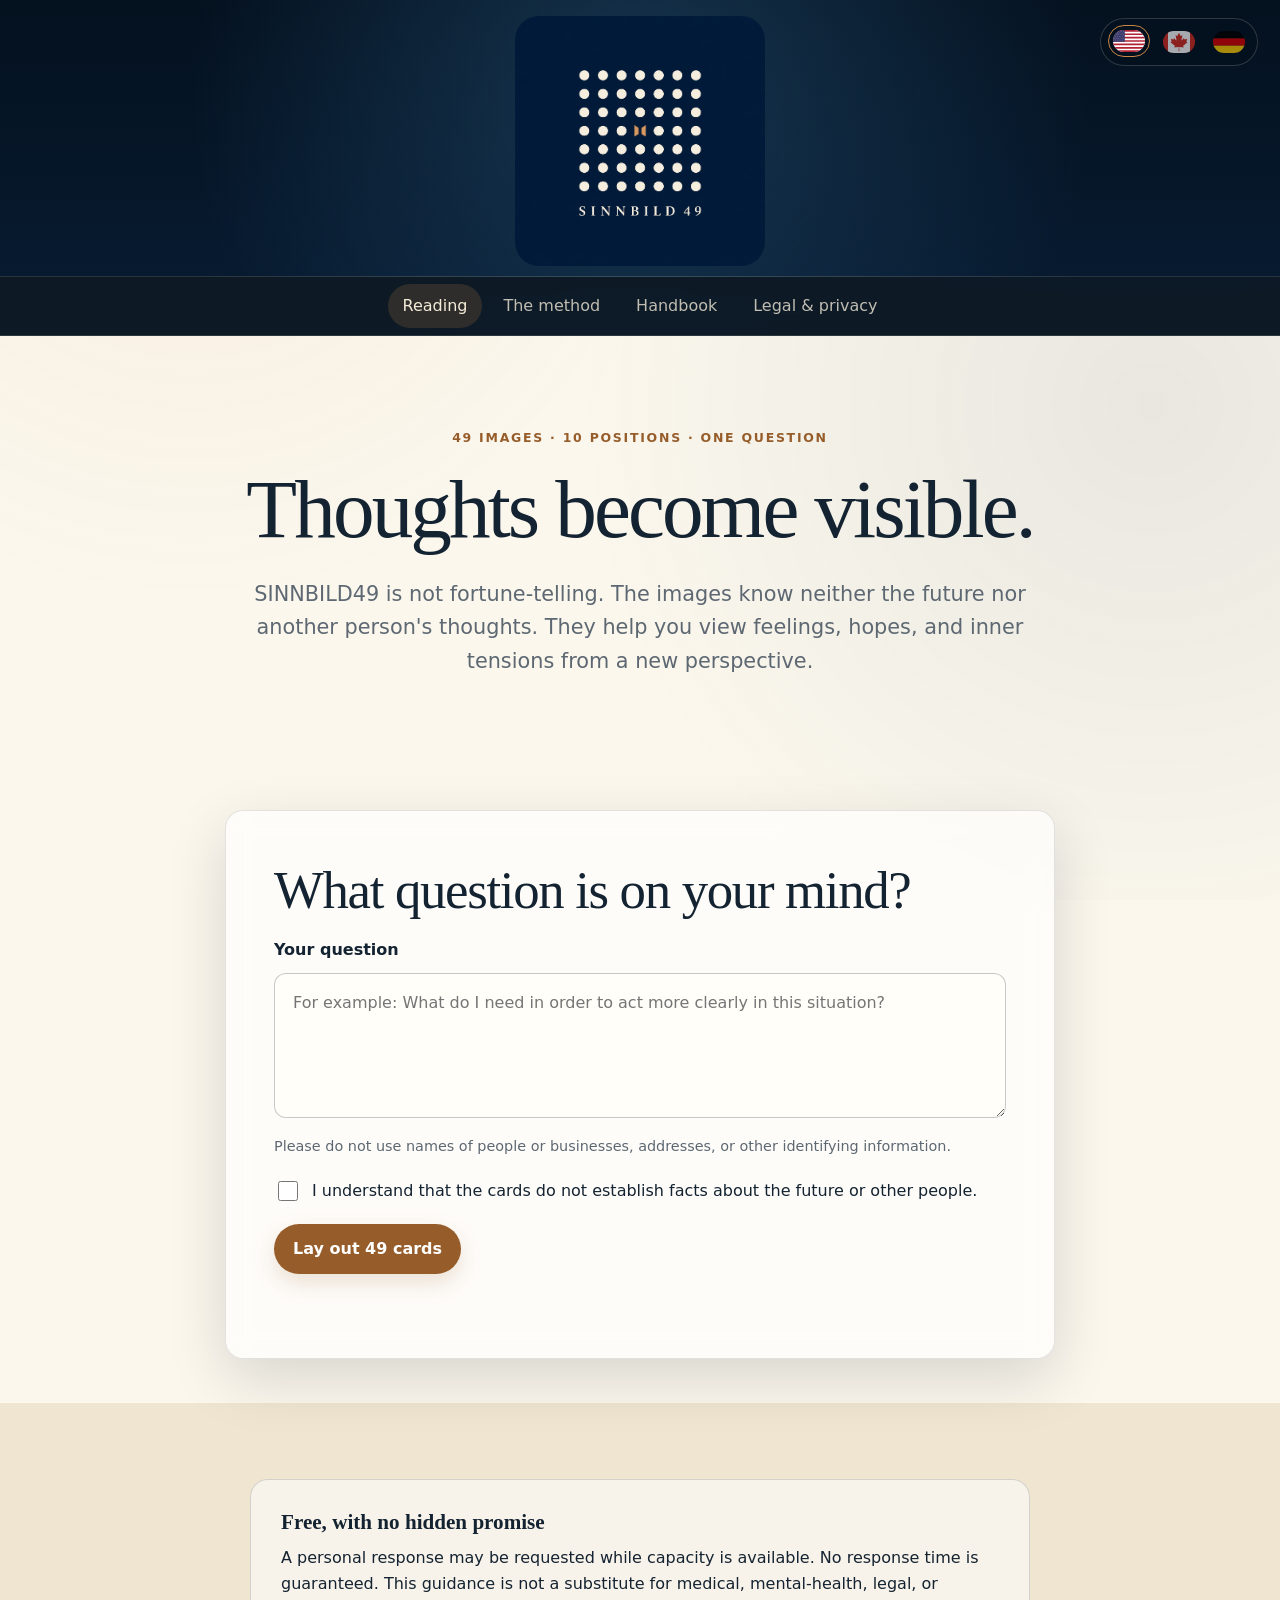
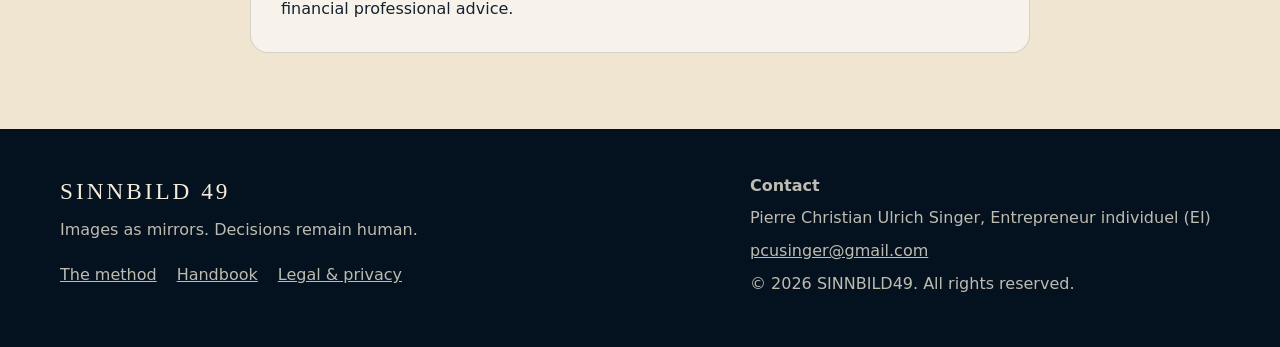
<file: index.html>
<!doctype html>
<html lang="en-US">
<head>
  <meta charset="utf-8">
  <meta name="viewport" content="width=device-width, initial-scale=1">
  <title>SINNBILD49 – Thoughts become visible</title>
  <meta name="description" content="A free, non-esoteric card method for self-reflection: one question, 49 images, and a ten-position layout.">
  <meta name="theme-color" content="#071a2f">
  <meta property="og:title" content="SINNBILD49">
  <meta property="og:description" content="Images as mirrors. Decisions remain human.">
  <meta property="og:type" content="website">
  <meta property="og:url" content="https://sinnbild49.com/">
  <meta property="og:image" content="https://sinnbild49.com/assets/logo/sinnbild49-logo.png">
  <link rel="canonical" href="https://sinnbild49.com/">
  <link rel="icon" href="assets/favicon.svg" type="image/svg+xml">
  <link rel="manifest" href="site.webmanifest">
  <link rel="stylesheet" href="css/styles.css?v=20260923-1">
  <script defer src="js/config.js?v=20260923-1"></script>
  <script defer src="js/cards.js"></script>
  <script defer src="js/i18n.js?v=20260923-1"></script>
  <script defer src="js/handbook-utils.js"></script>
  <script defer src="js/site.js?v=20260923-1"></script>
  <script defer src="js/reading.js"></script>
</head>
<body>
  <a class="skip-link" href="#main" data-i18n="skip">Skip to content</a>

  <header class="masthead">
    <div class="brand-row">
      <a class="brand-link" href="index.html" aria-label="SINNBILD49 home">
        <img src="assets/logo/sinnbild49-logo.png" alt="SINNBILD49">
      </a>
      <div class="language-switcher" aria-label="Language / Sprache / Langue">
        <button class="language-button is-active" type="button" data-language="en" aria-label="English (United States)" aria-pressed="true"><img src="assets/flags/us.svg" alt=""></button>
        <button class="language-button" type="button" data-language="fr" aria-label="Français (Canada)" aria-pressed="false"><img src="assets/flags/ca.svg" alt=""></button>
        <button class="language-button" type="button" data-language="de" aria-label="Deutsch (Deutschland)" aria-pressed="false"><img src="assets/flags/de.svg" alt=""></button>
      </div>
    </div>
  </header>

  <div class="navigation-wrap">
    <div class="navigation-inner">
      <button class="menu-toggle" type="button" data-menu-toggle aria-expanded="false" aria-controls="main-navigation" data-i18n="menu">Menu</button>
      <nav class="navigation" id="main-navigation" data-navigation aria-label="Main navigation">
        <a href="index.html" aria-current="page" data-i18n="navReading">Reading</a>
        <a href="method.html" data-i18n="navMethod">The method</a>
        <a href="handbook.html" data-i18n="navHandbook">Handbook</a>
        <a href="legal.html" data-i18n="navLegal">Legal &amp; privacy</a>
      </nav>
    </div>
  </div>

  <main id="main">
    <section class="section hero">
      <div class="container container--narrow">
        <p class="eyebrow" data-i18n="heroEyebrow">49 images · 10 positions · one question</p>
        <h1 data-i18n="heroTitle">Thoughts become visible.</h1>
        <p class="lead" data-i18n="heroText">SINNBILD49 is not fortune-telling. The images know neither the future nor another person's thoughts. They help you view feelings, hopes, and inner tensions from a new perspective.</p>
      </div>
    </section>

    <section class="section section--compact" id="question-section">
      <div class="container container--narrow">
        <form class="question-card" id="question-form" novalidate>
          <h2 data-i18n="questionTitle">What question is on your mind?</h2>
          <label class="form-label" for="question-input" data-i18n="questionLabel">Your question</label>
          <textarea class="question-input" id="question-input" maxlength="600" required data-i18n-placeholder="questionPlaceholder" placeholder="For example: What do I need in order to act more clearly in this situation?"></textarea>
          <p class="hint" data-i18n="privacyHint">Please do not use names of people or businesses, addresses, or other identifying information.</p>
          <label class="check-row" for="limits-check">
            <input id="limits-check" type="checkbox" required>
            <span data-i18n="consent">I understand that the cards do not establish facts about the future or other people.</span>
          </label>
          <div class="button-row">
            <button class="button" type="submit" data-i18n="begin">Lay out 49 cards</button>
          </div>
          <p class="form-message" id="form-message" role="alert" aria-live="polite"></p>
        </form>
      </div>
    </section>

    <section class="section section--navy" id="draw-section" hidden>
      <div class="container">
        <div class="draw-heading">
          <div>
            <h2 data-i18n="drawTitle">Choose ten Sinnbilds</h2>
            <p class="lead" data-i18n="drawText">The deck was shuffled once. Every position now contains a fixed card. Tap ten cards—in exactly this order, they will later be interpreted.</p>
          </div>
          <div class="selection-counter" aria-live="polite">
            <span data-i18n="selected">Selected</span>
            <strong id="selection-count">0 / 10</strong>
          </div>
        </div>
        <div class="card-grid" id="card-grid" aria-live="polite"></div>
        <div class="button-row draw-actions">
          <button class="button button--secondary" id="undo-button" type="button" disabled data-i18n="undo">Undo last choice</button>
          <button class="button button--secondary" id="reset-button" type="button" data-i18n="reset">Start over</button>
        </div>
      </div>
    </section>

    <section class="section" id="result-section" hidden>
      <div class="container">
        <p class="eyebrow" data-i18n="resultEyebrow">Your ten images</p>
        <h2 data-i18n="resultTitle">The SINNBILD49 layout</h2>
        <p class="lead" data-i18n="resultText">The order of your choices determines the ten positions. The layout is a mirror for your thoughts—not a prediction.</p>
        <div class="reading-layout" id="reading-layout"></div>

        <div class="code-panel container--narrow">
          <h3 data-i18n="codeTitle">Question and code</h3>
          <p data-i18n="codeText">Copy this block and email it to request a free, anonymized interpretation. Your question is not stored or sent automatically by this website.</p>
          <textarea class="request-block" id="request-block" readonly aria-label="SINNBILD49 request"></textarea>
          <div class="button-row">
            <button class="button" id="copy-request-button" type="button" data-i18n="copyRequest">Copy request</button>
            <button class="button button--secondary" id="email-button" type="button" data-i18n="openEmail">Open email</button>
            <button class="button button--secondary" id="copy-ai-button" type="button" data-i18n="copyAI">Copy for ChatGPT</button>
            <button class="button button--secondary" id="result-reset-button" type="button" data-i18n="reset">Start over</button>
          </div>
        </div>
      </div>
    </section>

    <section class="section section--paper-deep">
      <div class="container feature-grid">
        <article class="feature-card">
          <h3 data-i18n="freeTitle">Free, with no hidden promise</h3>
          <p data-i18n="freeText">A personal response may be requested while capacity is available. No response time is guaranteed. This guidance is not a substitute for medical, mental-health, legal, or financial professional advice.</p>
        </article>
      </div>
    </section>
  </main>

  <footer class="site-footer">
    <div class="container footer-grid">
      <div>
        <p class="footer-mark">SINNBILD 49</p>
        <p data-i18n="footerClaim">Images as mirrors. Decisions remain human.</p>
        <div class="footer-links">
          <a href="method.html" data-i18n="navMethod">The method</a>
          <a href="handbook.html" data-i18n="navHandbook">Handbook</a>
          <a href="legal.html" data-i18n="navLegal">Legal &amp; privacy</a>
        </div>
      </div>
      <div>
        <p><strong data-i18n="footerContact">Contact</strong></p>
        <p data-owner>Pierre Christian Ulrich Singer, Entrepreneur individuel (EI)</p>
        <p><a data-email href="mailto:pcusinger@gmail.com">pcusinger@gmail.com</a></p>
        <p>© <span data-year>2026</span> SINNBILD49. <span data-i18n="footerRights">All rights reserved.</span></p>
      </div>
    </div>
  </footer>

  <div class="toast" id="toast" role="status" aria-live="polite"></div>
</body>
</html>
</file>
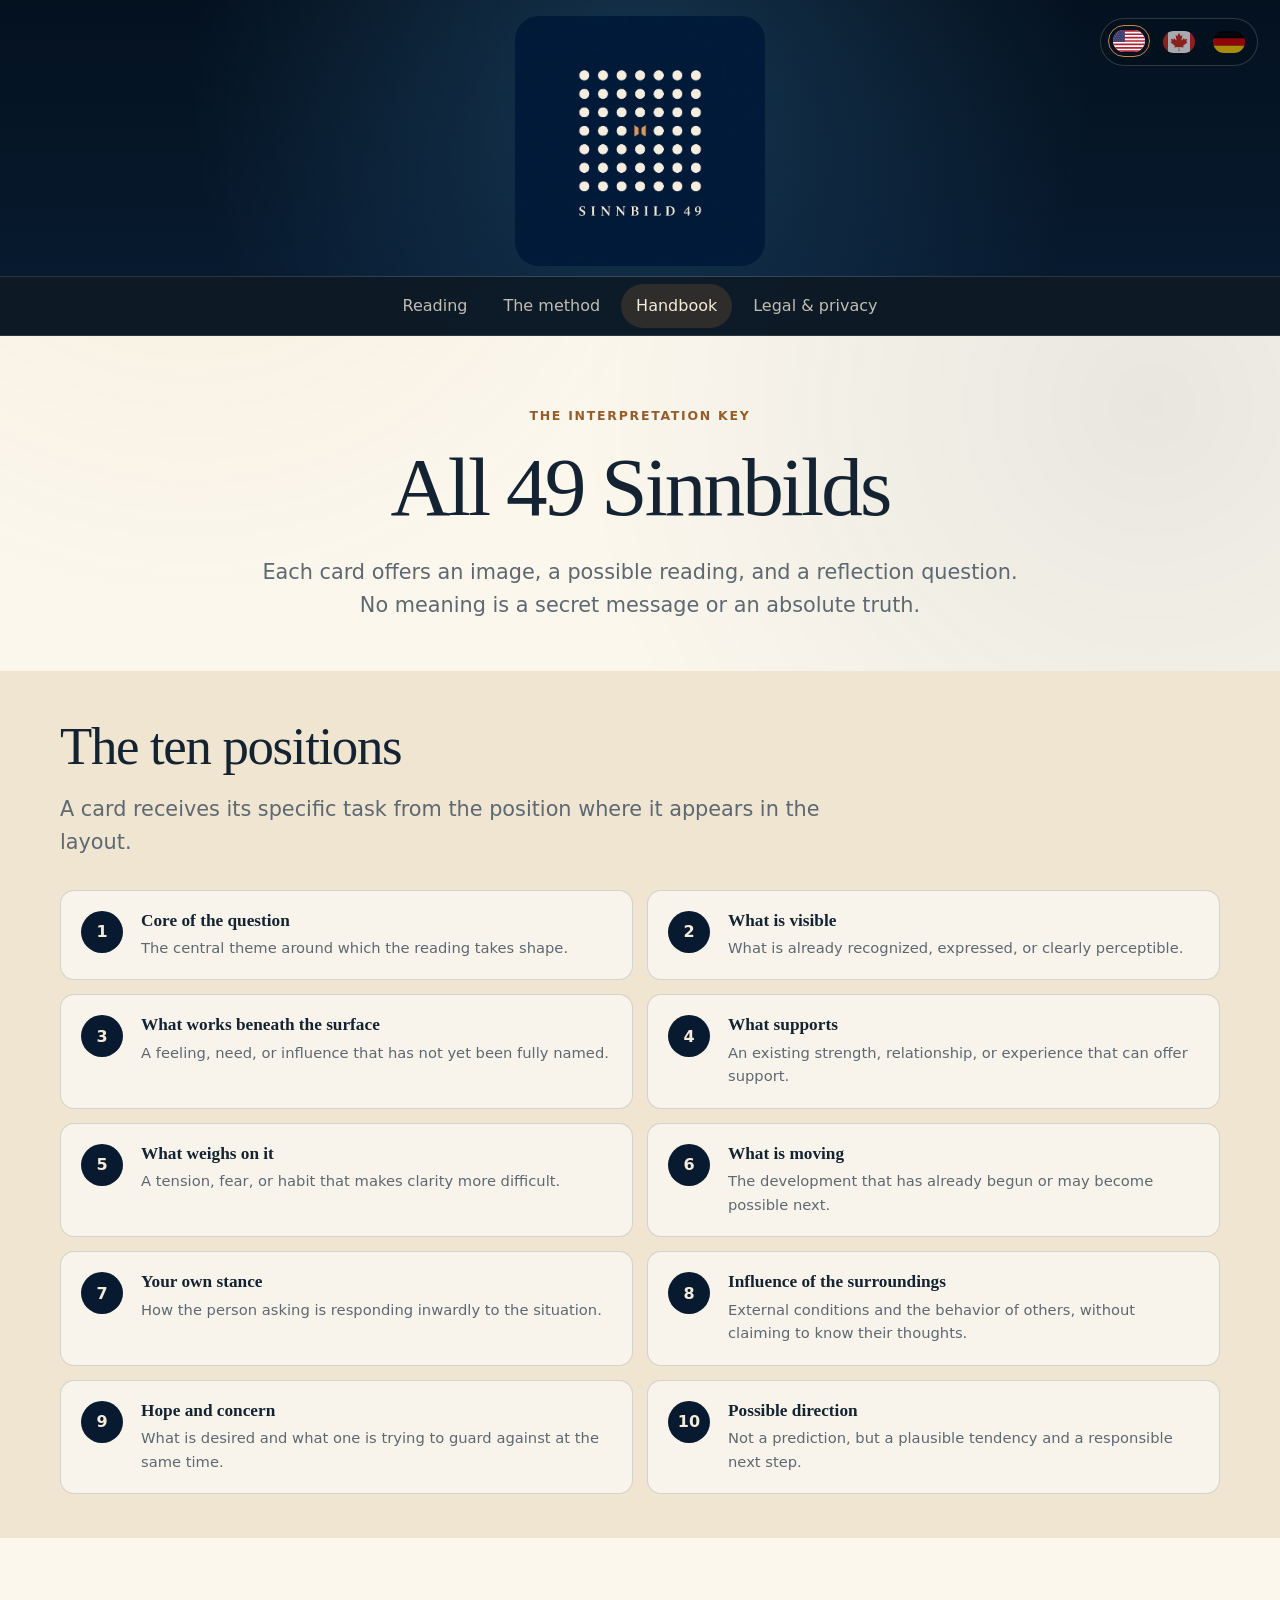
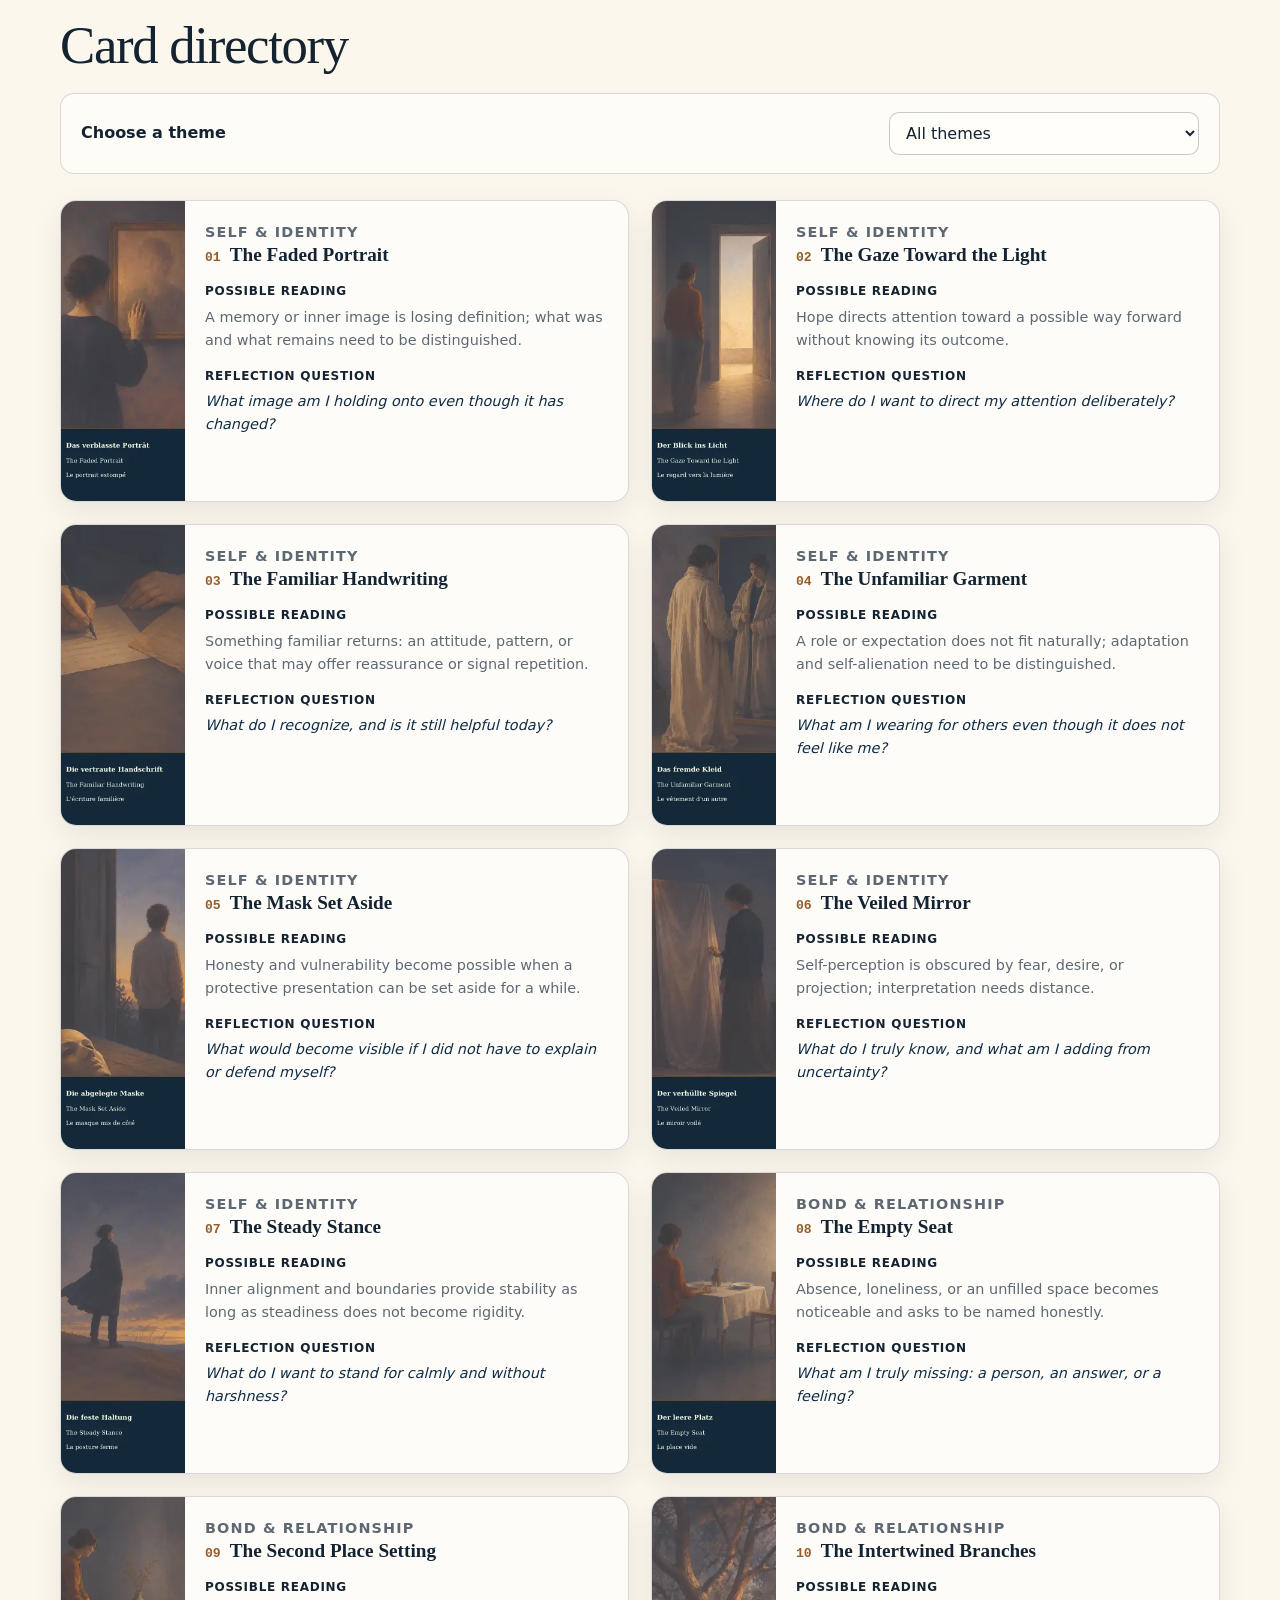
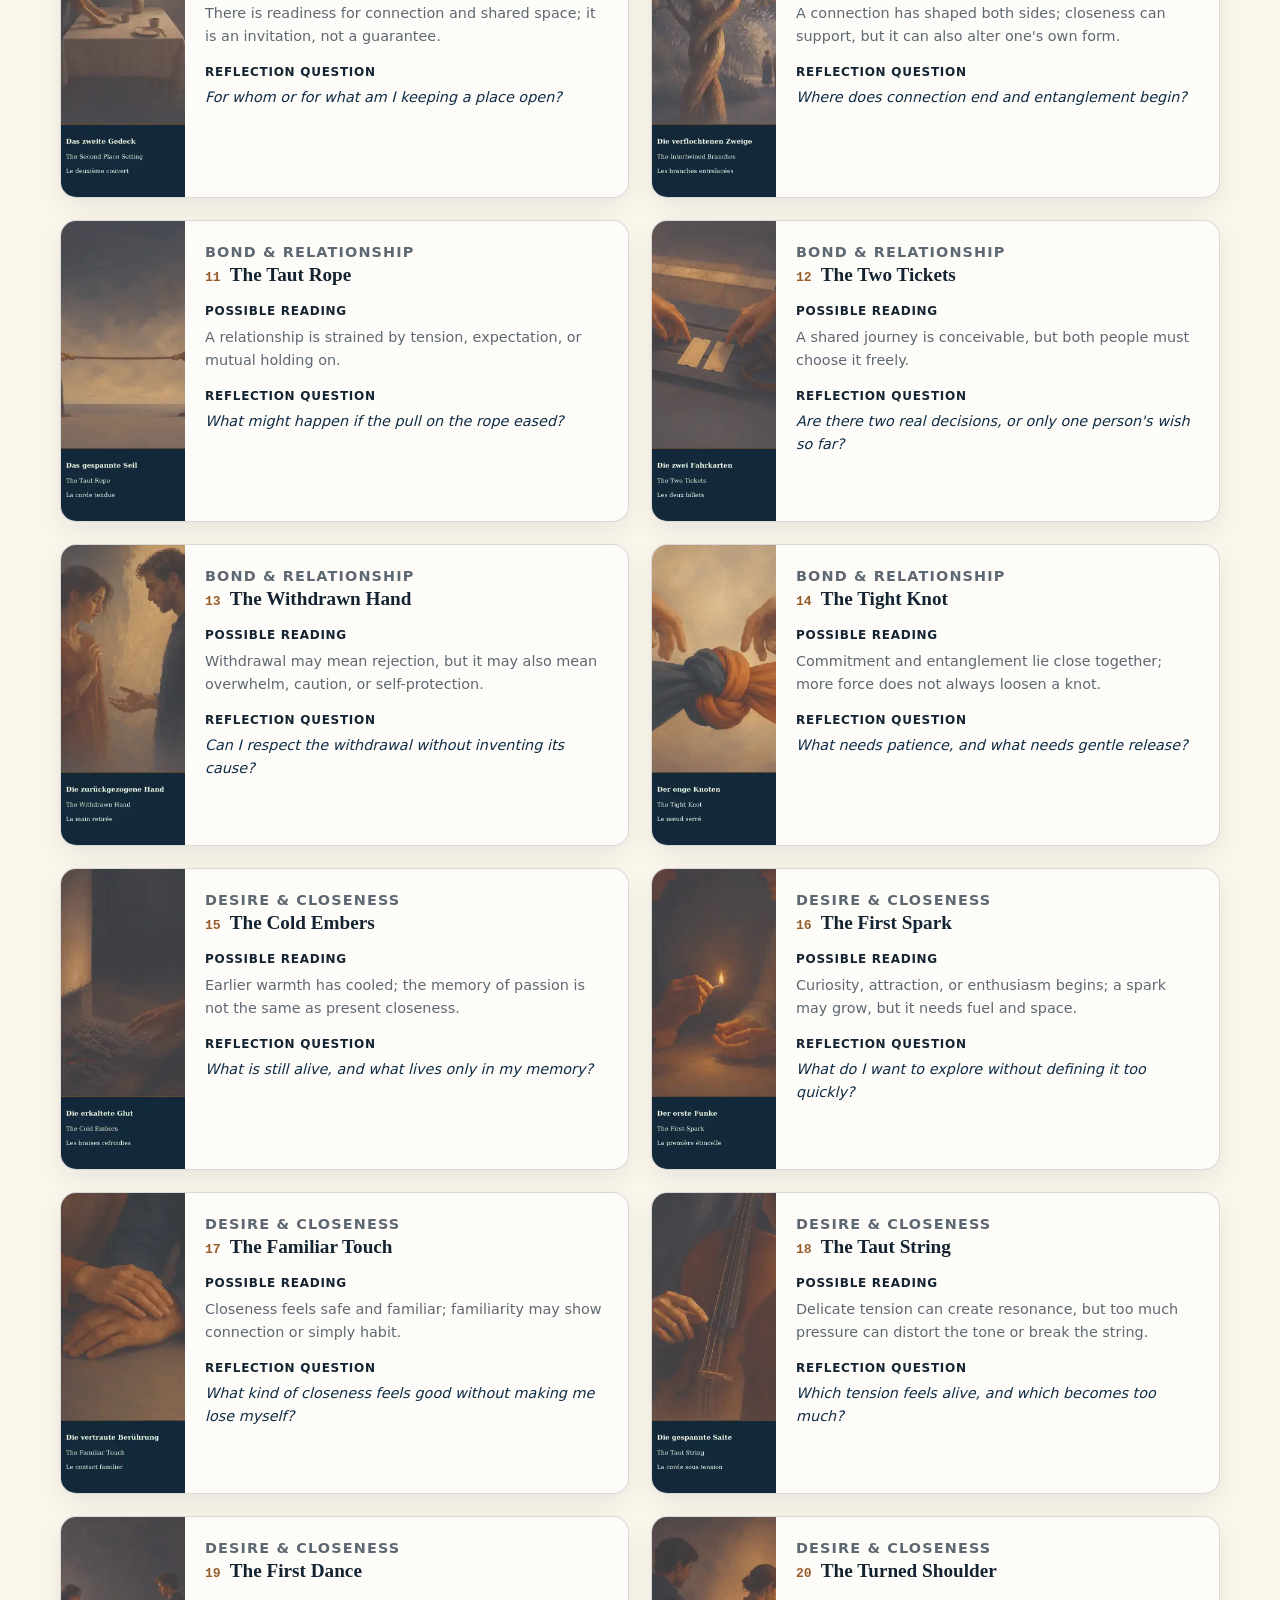
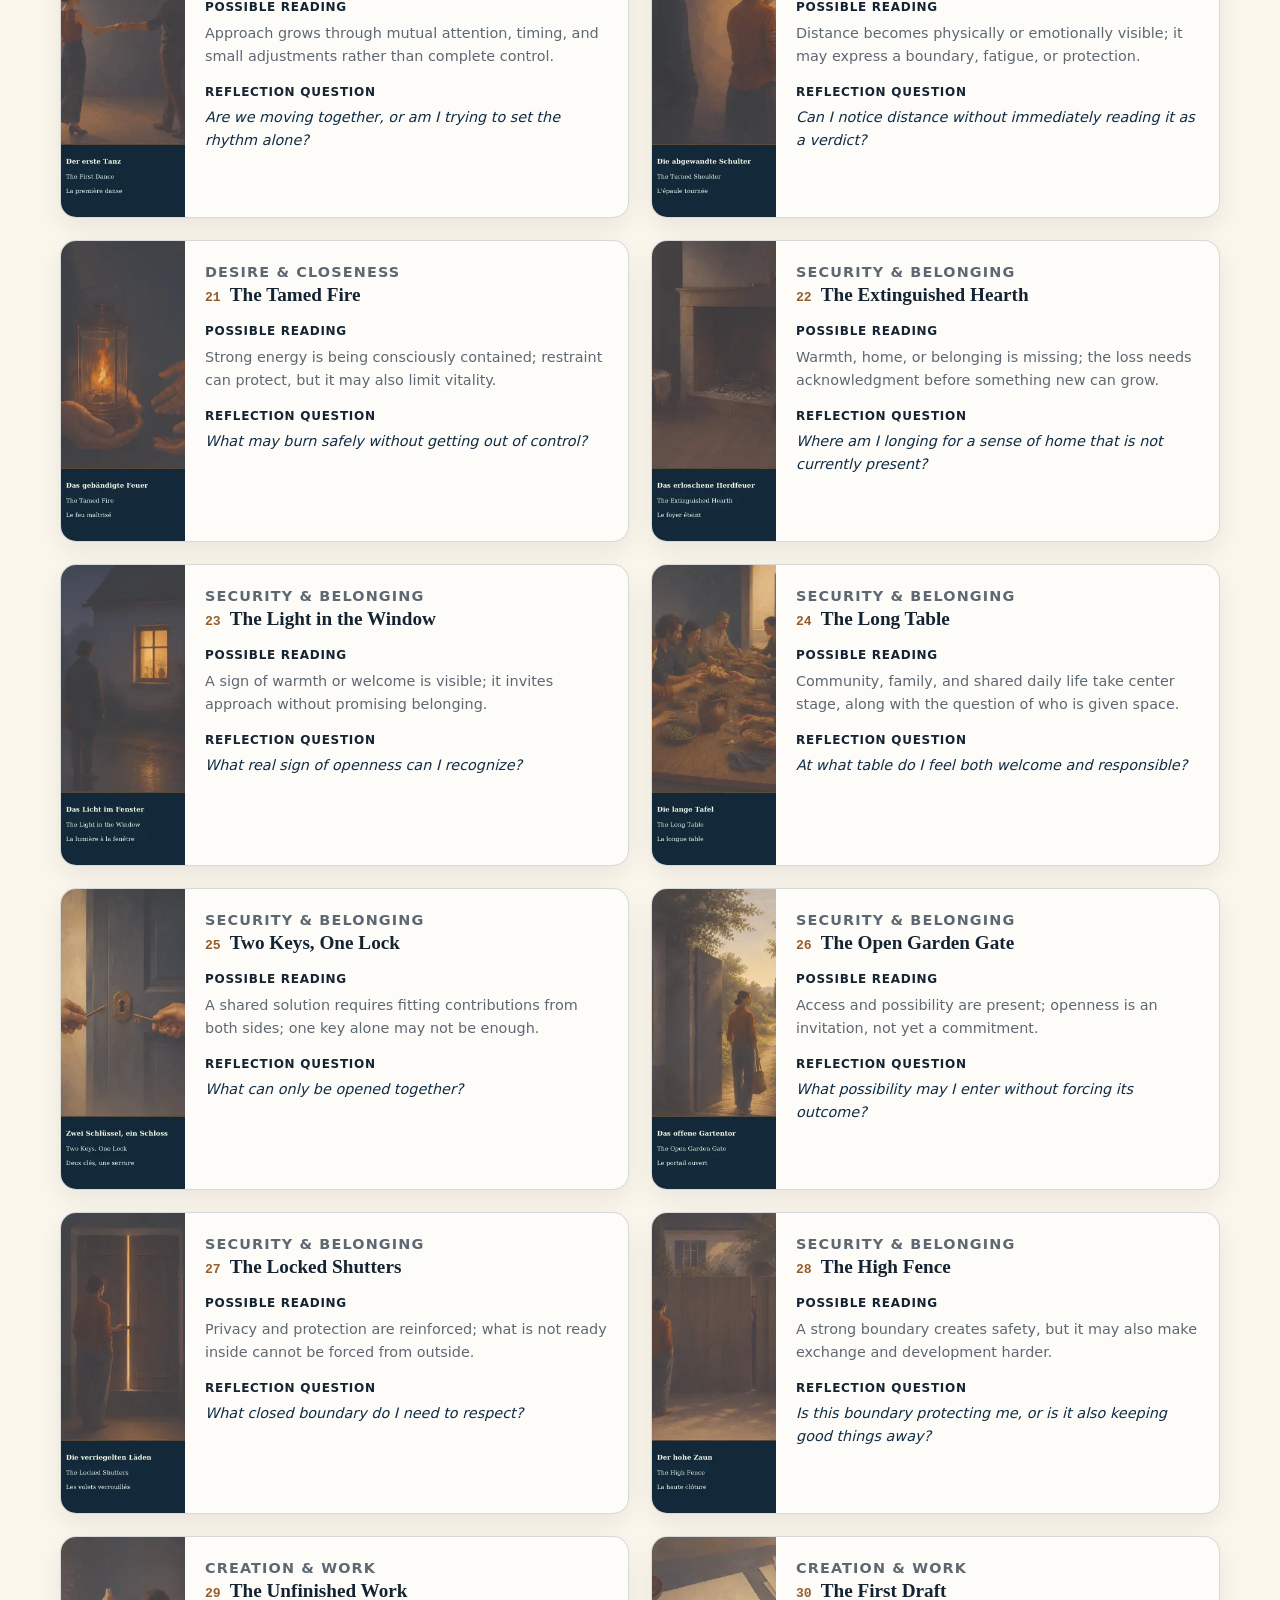
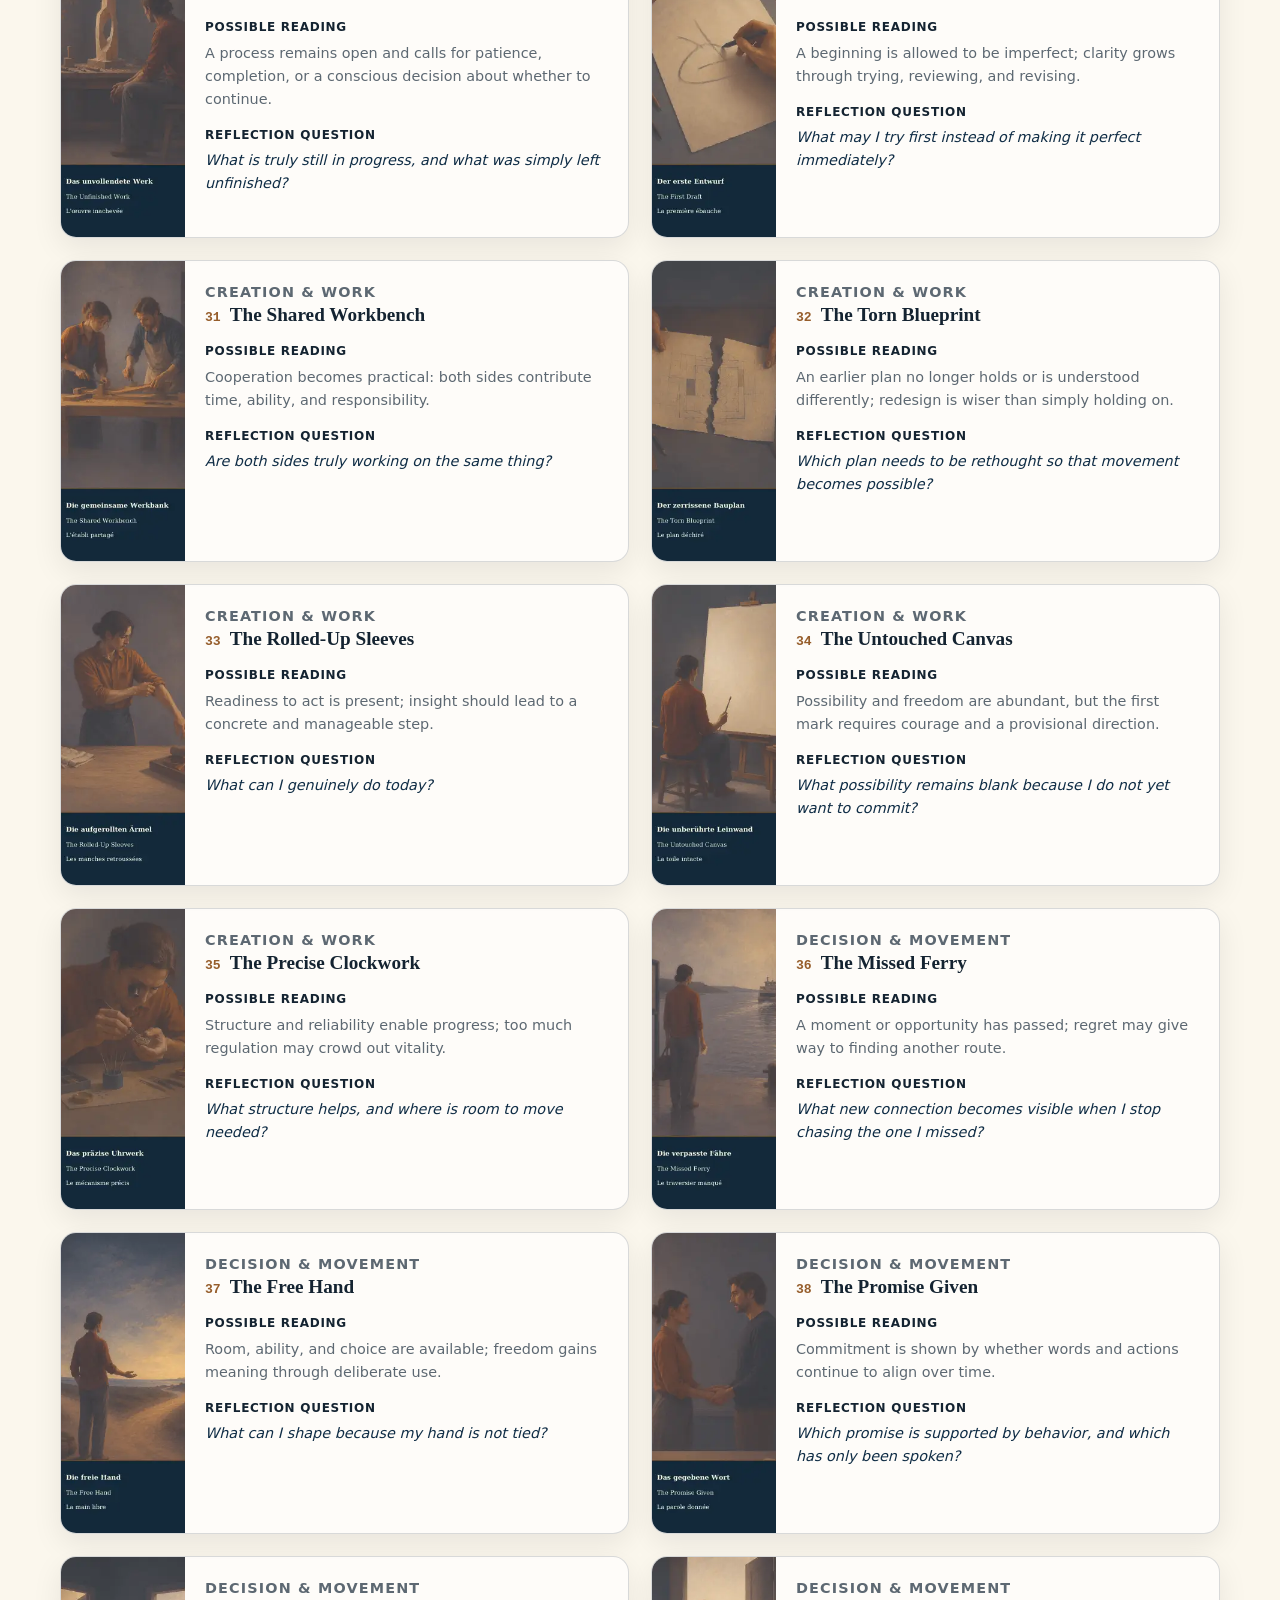
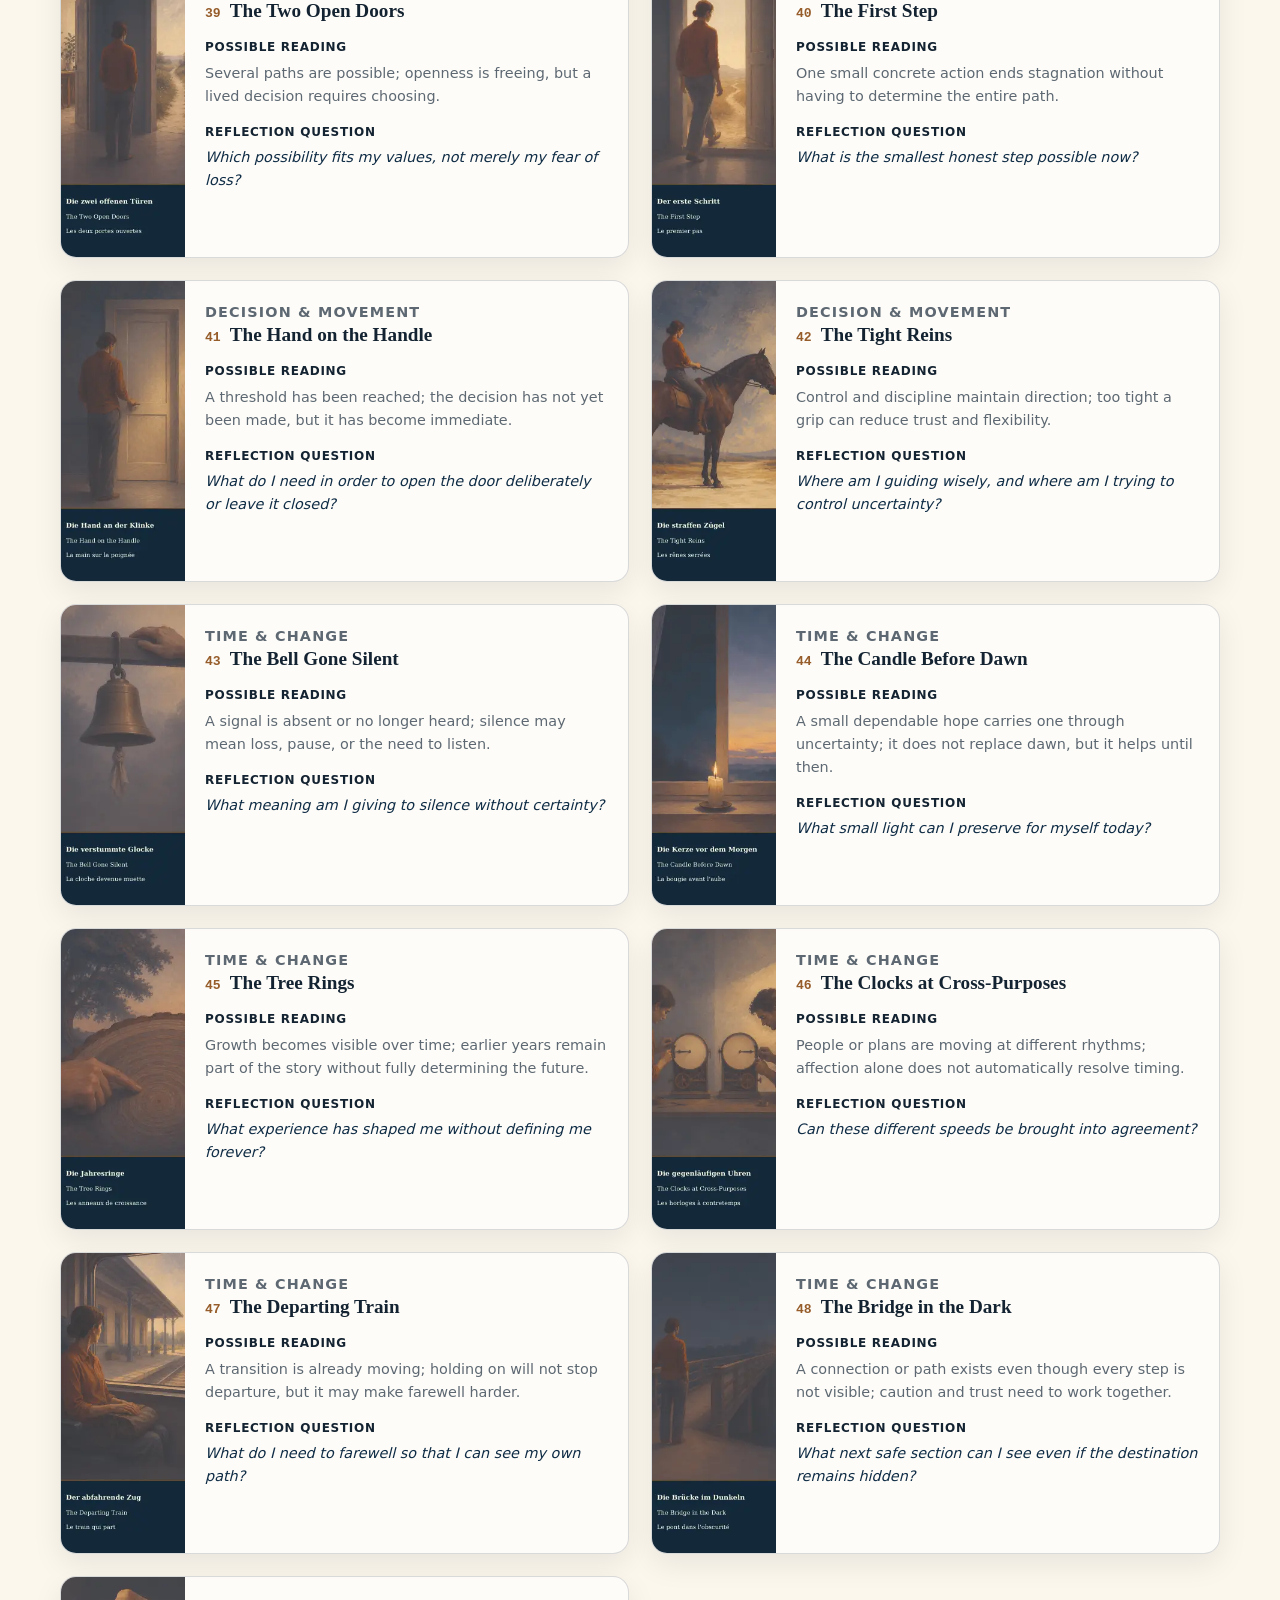
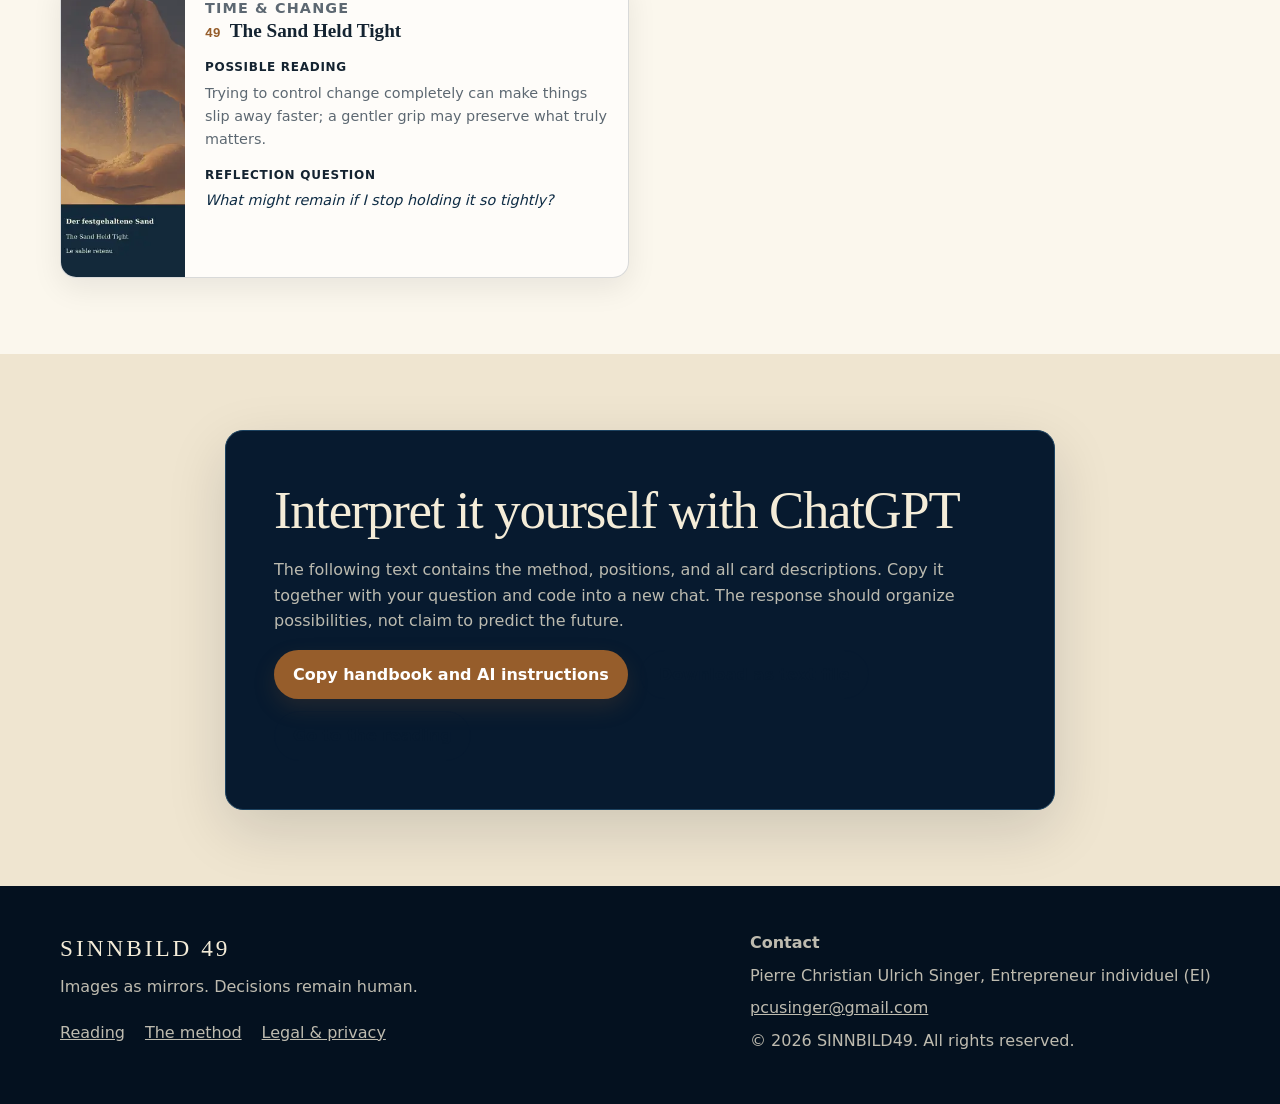
<file: handbook.html>
<!doctype html>
<html lang="en-US">
<head>
  <meta charset="utf-8">
  <meta name="viewport" content="width=device-width, initial-scale=1">
  <title>Handbuch – SINNBILD49</title>
  <meta name="description" content="The free SINNBILD49 interpretation key with all 49 cards, ten positions, and guidance for reflective interpretation.">
  <meta name="theme-color" content="#071a2f">
  <link rel="canonical" href="https://sinnbild49.com/handbook.html">
  <link rel="icon" href="assets/favicon.svg" type="image/svg+xml">
  <link rel="stylesheet" href="css/styles.css?v=20260923-1">
  <script defer src="js/config.js?v=20260923-1"></script>
  <script defer src="js/cards.js"></script>
  <script defer src="js/i18n.js?v=20260923-1"></script>
  <script defer src="js/handbook-utils.js"></script>
  <script defer src="js/site.js?v=20260923-1"></script>
  <script defer src="js/handbook.js"></script>
</head>
<body>
  <a class="skip-link" href="#main" data-i18n="skip">Skip to content</a>
  <header class="masthead">
    <div class="brand-row">
      <a class="brand-link" href="index.html" aria-label="SINNBILD49 home"><img src="assets/logo/sinnbild49-logo.png" alt="SINNBILD49"></a>
      <div class="language-switcher" aria-label="Language / Sprache / Langue">
        <button class="language-button is-active" type="button" data-language="en" aria-label="English (United States)" aria-pressed="true"><img src="assets/flags/us.svg" alt=""></button>
        <button class="language-button" type="button" data-language="fr" aria-label="Français (Canada)" aria-pressed="false"><img src="assets/flags/ca.svg" alt=""></button>
        <button class="language-button" type="button" data-language="de" aria-label="Deutsch (Deutschland)" aria-pressed="false"><img src="assets/flags/de.svg" alt=""></button>
      </div>
    </div>
  </header>
  <div class="navigation-wrap">
    <div class="navigation-inner">
      <button class="menu-toggle" type="button" data-menu-toggle aria-expanded="false" aria-controls="main-navigation" data-i18n="menu">Menu</button>
      <nav class="navigation" id="main-navigation" data-navigation aria-label="Main navigation">
        <a href="index.html" data-i18n="navReading">Reading</a>
        <a href="method.html" data-i18n="navMethod">The method</a>
        <a href="handbook.html" aria-current="page" data-i18n="navHandbook">Handbook</a>
        <a href="legal.html" data-i18n="navLegal">Legal &amp; privacy</a>
      </nav>
    </div>
  </div>

  <main id="main">
    <section class="section page-intro">
      <div class="container container--narrow">
        <p class="eyebrow" data-i18n="handbookEyebrow">The interpretation key</p>
        <h1 data-i18n="handbookTitle">All 49 Sinnbilds</h1>
        <p class="lead" data-i18n="handbookIntro">Each card offers an image, a possible reading, and a reflection question. No meaning is a secret message or an absolute truth.</p>
      </div>
    </section>

    <section class="section section--compact section--paper-deep">
      <div class="container">
        <h2 data-i18n="positionsTitle">The ten positions</h2>
        <p class="lead" style="margin-left:0" data-i18n="positionsIntro">A card receives its specific task from the position where it appears in the layout.</p>
        <div class="positions-list" id="positions-list"></div>
      </div>
    </section>

    <section class="section">
      <div class="container">
        <h2 data-i18n="catalogTitle">Card directory</h2>
        <div class="catalog-toolbar">
          <label for="field-filter" data-i18n="filterLabel">Choose a theme</label>
          <select id="field-filter" aria-label="Card theme"></select>
        </div>
        <div class="handbook-cards" id="handbook-cards"></div>
      </div>
    </section>

    <section class="section section--paper-deep">
      <div class="container container--narrow ai-panel">
        <h2 data-i18n="aiTitle">Interpret it yourself with ChatGPT</h2>
        <p data-i18n="aiText">The following text contains the method, positions, and all card descriptions. Copy it together with your question and code into a new chat. The response should organize possibilities, not claim to predict the future.</p>
        <div class="button-row">
          <button class="button" type="button" id="copy-handbook-button" data-i18n="copyHandbook">Copy handbook and AI instructions</button>
          <button class="button button--secondary" type="button" id="download-handbook-button" data-i18n="downloadHandbook">Download as text file</button>
          <a class="button button--secondary" href="index.html" data-i18n="backHome">Go to the reading</a>
        </div>
      </div>
    </section>
  </main>

  <footer class="site-footer">
    <div class="container footer-grid">
      <div>
        <p class="footer-mark">SINNBILD 49</p>
        <p data-i18n="footerClaim">Images as mirrors. Decisions remain human.</p>
        <div class="footer-links">
          <a href="index.html" data-i18n="navReading">Reading</a>
          <a href="method.html" data-i18n="navMethod">The method</a>
          <a href="legal.html" data-i18n="navLegal">Legal &amp; privacy</a>
        </div>
      </div>
      <div>
        <p><strong data-i18n="footerContact">Contact</strong></p>
        <p data-owner>Pierre Christian Ulrich Singer, Entrepreneur individuel (EI)</p>
        <p><a data-email href="mailto:pcusinger@gmail.com">pcusinger@gmail.com</a></p>
        <p>© <span data-year>2026</span> SINNBILD49. <span data-i18n="footerRights">All rights reserved.</span></p>
      </div>
    </div>
  </footer>

  <div class="toast" id="toast" role="status" aria-live="polite"></div>
</body>
</html>
</file>
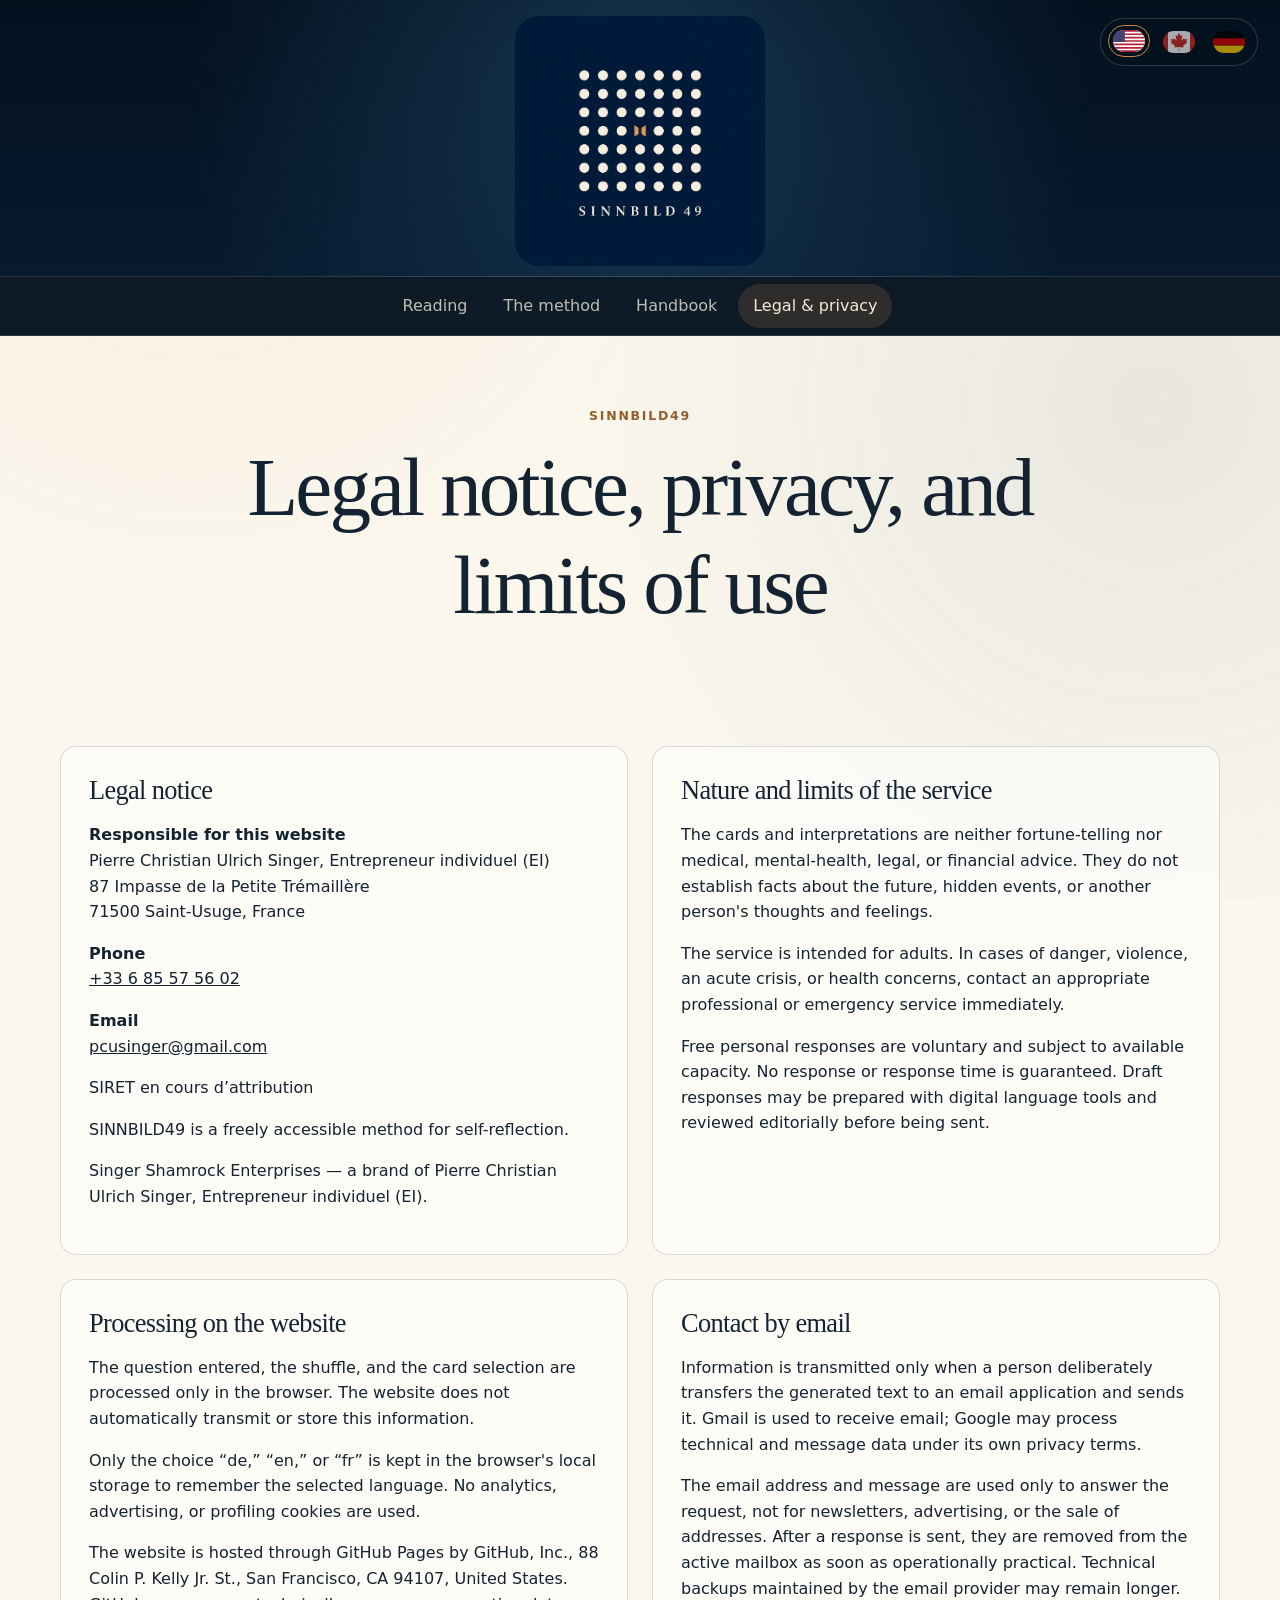
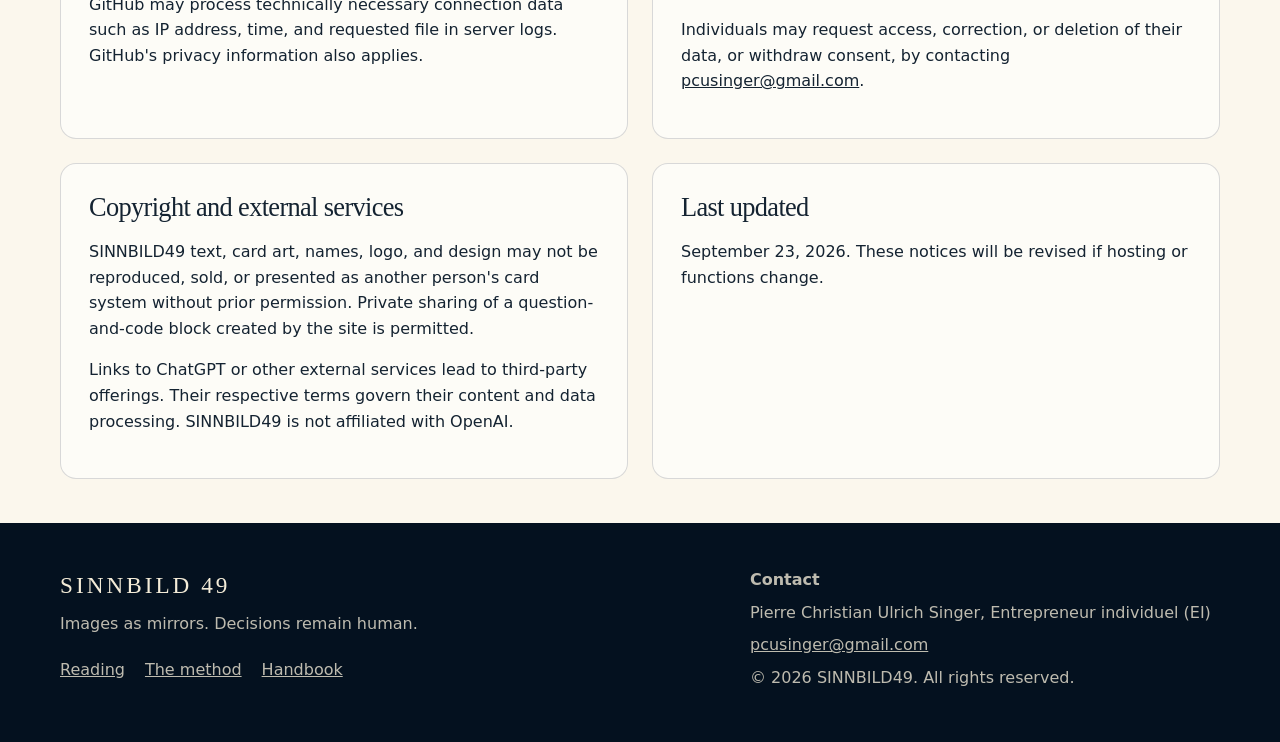
<file: legal.html>
<!doctype html>
<html lang="en-US">
<head>
  <meta charset="utf-8">
  <meta name="viewport" content="width=device-width, initial-scale=1">
  <title>Legal &amp; privacy – SINNBILD49</title>
  <meta name="description" content="Legal notice, privacy information, and limits of use for SINNBILD49.">
  <meta name="theme-color" content="#071a2f">
  <link rel="canonical" href="https://sinnbild49.com/legal.html">
  <link rel="icon" href="assets/favicon.svg" type="image/svg+xml">
  <link rel="stylesheet" href="css/styles.css?v=20260923-1">
  <script defer src="js/config.js?v=20260923-1"></script>
  <script defer src="js/i18n.js?v=20260923-1"></script>
  <script defer src="js/site.js?v=20260923-1"></script>
</head>
<body>
  <a class="skip-link" href="#main" data-i18n="skip">Skip to content</a>
  <header class="masthead">
    <div class="brand-row">
      <a class="brand-link" href="index.html" aria-label="SINNBILD49 home"><img src="assets/logo/sinnbild49-logo.png" alt="SINNBILD49"></a>
      <div class="language-switcher" aria-label="Language / Sprache / Langue">
        <button class="language-button is-active" type="button" data-language="en" aria-label="English (United States)" aria-pressed="true"><img src="assets/flags/us.svg" alt=""></button>
        <button class="language-button" type="button" data-language="fr" aria-label="Français (Canada)" aria-pressed="false"><img src="assets/flags/ca.svg" alt=""></button>
        <button class="language-button" type="button" data-language="de" aria-label="Deutsch (Deutschland)" aria-pressed="false"><img src="assets/flags/de.svg" alt=""></button>
      </div>
    </div>
  </header>
  <div class="navigation-wrap">
    <div class="navigation-inner">
      <button class="menu-toggle" type="button" data-menu-toggle aria-expanded="false" aria-controls="main-navigation" data-i18n="menu">Menu</button>
      <nav class="navigation" id="main-navigation" data-navigation aria-label="Main navigation">
        <a href="index.html" data-i18n="navReading">Reading</a>
        <a href="method.html" data-i18n="navMethod">The method</a>
        <a href="handbook.html" data-i18n="navHandbook">Handbook</a>
        <a href="legal.html" aria-current="page" data-i18n="navLegal">Legal &amp; privacy</a>
      </nav>
    </div>
  </div>

  <main id="main">
    <section class="section page-intro">
      <div class="container container--narrow">
        <p class="eyebrow">SINNBILD49</p>
        <h1 data-i18n="legalPageTitle">Legal notice, privacy, and limits of use</h1>
      </div>
    </section>

    <section class="section section--compact">
      <div class="container legal-grid" data-lang-block="de" hidden>
        <article class="legal-card">
          <h2>Impressum</h2>
          <p><strong>Verantwortlich für diese Website</strong><br><span data-owner>Pierre Christian Ulrich Singer, Entrepreneur individuel (EI)</span><br><span data-address-1>87 Impasse de la Petite Trémaillère</span><br><span data-address-2>71500 Saint-Usuge, Frankreich</span></p>
          <p><strong>Telefon</strong><br><a data-phone href="tel:+33685575602">+33 6 85 57 56 02</a></p>
          <p><strong>E-Mail</strong><br><a data-email href="mailto:pcusinger@gmail.com">pcusinger@gmail.com</a></p>
          <p data-siret>SIRET en cours d’attribution</p>
          <p>SINNBILD49 ist eine kostenfrei zugängliche Methode zur Selbstreflexion.</p>
          <p data-brand>Singer Shamrock Enterprises — eine Marke von Pierre Christian Ulrich Singer, Entrepreneur individuel (EI).</p>
        </article>
        <article class="legal-card">
          <h2>Art und Grenzen des Angebots</h2>
          <p>Die Karten und Deutungen sind weder Wahrsagerei noch medizinische, psychologische, rechtliche oder finanzielle Beratung. Sie stellen keine Tatsachen über die Zukunft, verborgene Ereignisse oder Gedanken und Gefühle anderer Menschen fest.</p>
          <p>Das Angebot ist für volljährige Personen bestimmt. Bei Gefahr, Gewalt, einer akuten Krise oder gesundheitlichen Beschwerden ist unverzüglich eine geeignete Fach- oder Notfallstelle zu kontaktieren.</p>
          <p>Die kostenlose persönliche Beantwortung erfolgt freiwillig und nach verfügbarer Kapazität. Es besteht kein Anspruch auf Antwort oder eine bestimmte Antwortzeit. Antwortentwürfe können mit digitalen Sprachwerkzeugen vorbereitet und vor dem Versand redaktionell geprüft werden.</p>
        </article>
        <article class="legal-card">
          <h2>Verarbeitung auf der Website</h2>
          <p>Die eingegebene Frage, die Kartenmischung und die Auswahl werden ausschließlich im Browser verarbeitet. Die Website überträgt oder speichert diese Angaben nicht automatisch.</p>
          <p>Für die gewählte Sprache wird lediglich die Einstellung „de“, „en“ oder „fr“ im lokalen Speicher des Browsers abgelegt. Es werden keine Analyse-, Werbe- oder Profiling-Cookies eingesetzt.</p>
          <p>Die Website wird über GitHub Pages von GitHub, Inc., 88 Colin P. Kelly Jr. St., San Francisco, CA 94107, USA, bereitgestellt. Dabei kann GitHub technisch notwendige Verbindungsdaten wie IP-Adresse, Zeitpunkt und angeforderte Datei in Serverprotokollen verarbeiten. Ergänzend gelten die Datenschutzinformationen von GitHub.</p>
        </article>
        <article class="legal-card">
          <h2>Kontakt per E-Mail</h2>
          <p>Erst wenn eine Person den erzeugten Text bewusst in ihr E-Mail-Programm übernimmt und absendet, werden die von ihr gewählten Angaben übermittelt. Für den E-Mail-Empfang wird Gmail eingesetzt; dabei verarbeitet Google technische und inhaltliche Daten nach seinen eigenen Datenschutzbedingungen.</p>
          <p>E-Mail-Adresse und Nachricht werden ausschließlich zur Beantwortung verwendet, nicht für Newsletter, Werbung oder den Verkauf von Adressen. Nach dem Versand der Antwort werden sie so bald wie betrieblich möglich aus dem aktiven Postfach gelöscht. Technische Sicherungskopien des E-Mail-Anbieters können länger bestehen.</p>
          <p>Betroffene Personen können unter <a data-email href="mailto:pcusinger@gmail.com">pcusinger@gmail.com</a> Auskunft, Berichtigung oder Löschung ihrer Daten verlangen sowie eine erteilte Einwilligung widerrufen.</p>
        </article>
        <article class="legal-card">
          <h2>Urheberrecht und externe Dienste</h2>
          <p>Texte, Kartenbilder, Bezeichnungen, Logo und Gestaltung von SINNBILD49 dürfen ohne vorherige Erlaubnis nicht vervielfältigt, verkauft oder als eigenes Kartensystem ausgegeben werden. Das private Teilen eines selbst erzeugten Frage-und-Code-Blocks bleibt gestattet.</p>
          <p>Links zu ChatGPT oder anderen externen Diensten führen auf Angebote Dritter. Für deren Inhalte und Datenverarbeitung gelten die jeweiligen Bedingungen dieser Anbieter. SINNBILD49 ist nicht mit OpenAI verbunden.</p>
        </article>
        <article class="legal-card">
          <h2>Stand</h2>
          <p>23. September 2026. Diese Hinweise werden angepasst, wenn Hosting oder Funktionen verändert werden.</p>
        </article>
      </div>

      <div class="container legal-grid" data-lang-block="en">
        <article class="legal-card">
          <h2>Legal notice</h2>
          <p><strong>Responsible for this website</strong><br><span data-owner>Pierre Christian Ulrich Singer, Entrepreneur individuel (EI)</span><br><span data-address-1>87 Impasse de la Petite Trémaillère</span><br><span data-address-2>71500 Saint-Usuge, France</span></p>
          <p><strong>Phone</strong><br><a data-phone href="tel:+33685575602">+33 6 85 57 56 02</a></p>
          <p><strong>Email</strong><br><a data-email href="mailto:pcusinger@gmail.com">pcusinger@gmail.com</a></p>
          <p data-siret>SIRET en cours d’attribution</p>
          <p>SINNBILD49 is a freely accessible method for self-reflection.</p>
          <p data-brand>Singer Shamrock Enterprises — a brand of Pierre Christian Ulrich Singer, Entrepreneur individuel (EI).</p>
        </article>
        <article class="legal-card">
          <h2>Nature and limits of the service</h2>
          <p>The cards and interpretations are neither fortune-telling nor medical, mental-health, legal, or financial advice. They do not establish facts about the future, hidden events, or another person's thoughts and feelings.</p>
          <p>The service is intended for adults. In cases of danger, violence, an acute crisis, or health concerns, contact an appropriate professional or emergency service immediately.</p>
          <p>Free personal responses are voluntary and subject to available capacity. No response or response time is guaranteed. Draft responses may be prepared with digital language tools and reviewed editorially before being sent.</p>
        </article>
        <article class="legal-card">
          <h2>Processing on the website</h2>
          <p>The question entered, the shuffle, and the card selection are processed only in the browser. The website does not automatically transmit or store this information.</p>
          <p>Only the choice “de,” “en,” or “fr” is kept in the browser's local storage to remember the selected language. No analytics, advertising, or profiling cookies are used.</p>
          <p>The website is hosted through GitHub Pages by GitHub, Inc., 88 Colin P. Kelly Jr. St., San Francisco, CA 94107, United States. GitHub may process technically necessary connection data such as IP address, time, and requested file in server logs. GitHub's privacy information also applies.</p>
        </article>
        <article class="legal-card">
          <h2>Contact by email</h2>
          <p>Information is transmitted only when a person deliberately transfers the generated text to an email application and sends it. Gmail is used to receive email; Google may process technical and message data under its own privacy terms.</p>
          <p>The email address and message are used only to answer the request, not for newsletters, advertising, or the sale of addresses. After a response is sent, they are removed from the active mailbox as soon as operationally practical. Technical backups maintained by the email provider may remain longer.</p>
          <p>Individuals may request access, correction, or deletion of their data, or withdraw consent, by contacting <a data-email href="mailto:pcusinger@gmail.com">pcusinger@gmail.com</a>.</p>
        </article>
        <article class="legal-card">
          <h2>Copyright and external services</h2>
          <p>SINNBILD49 text, card art, names, logo, and design may not be reproduced, sold, or presented as another person's card system without prior permission. Private sharing of a question-and-code block created by the site is permitted.</p>
          <p>Links to ChatGPT or other external services lead to third-party offerings. Their respective terms govern their content and data processing. SINNBILD49 is not affiliated with OpenAI.</p>
        </article>
        <article class="legal-card">
          <h2>Last updated</h2>
          <p>September 23, 2026. These notices will be revised if hosting or functions change.</p>
        </article>
      </div>

      <div class="container legal-grid" data-lang-block="fr" hidden>
        <article class="legal-card">
          <h2>Mentions légales</h2>
          <p><strong>Responsable de ce site</strong><br><span data-owner>Pierre Christian Ulrich Singer, Entrepreneur individuel (EI)</span><br><span data-address-1>87 Impasse de la Petite Trémaillère</span><br><span data-address-2>71500 Saint-Usuge, France</span></p>
          <p><strong>Téléphone</strong><br><a data-phone href="tel:+33685575602">+33 6 85 57 56 02</a></p>
          <p><strong>Courriel</strong><br><a data-email href="mailto:pcusinger@gmail.com">pcusinger@gmail.com</a></p>
          <p data-siret>SIRET en cours d’attribution</p>
          <p>SINNBILD49 est une méthode de réflexion personnelle accessible gratuitement.</p>
          <p data-brand>Singer Shamrock Enterprises — une marque de Pierre Christian Ulrich Singer, Entrepreneur individuel (EI).</p>
        </article>
        <article class="legal-card">
          <h2>Nature et limites du service</h2>
          <p>Les cartes et les interprétations ne constituent ni de la voyance ni des conseils médicaux, psychologiques, juridiques ou financiers. Elles n'établissent aucun fait concernant l'avenir, des événements cachés ou les pensées et sentiments d'une autre personne.</p>
          <p>Le service s'adresse aux personnes majeures. En cas de danger, de violence, de crise aiguë ou de problème de santé, communiquez immédiatement avec un professionnel ou un service d'urgence approprié.</p>
          <p>Les réponses personnelles gratuites sont offertes volontairement selon les disponibilités. Aucune réponse ni aucun délai de réponse n'est garanti. Les brouillons peuvent être préparés à l'aide d'outils linguistiques numériques et être révisés avant l'envoi.</p>
        </article>
        <article class="legal-card">
          <h2>Traitement sur le site</h2>
          <p>La question saisie, le mélange et le choix des cartes sont traités uniquement dans le navigateur. Le site ne transmet ni n'enregistre automatiquement ces renseignements.</p>
          <p>Seul le choix « de », « en » ou « fr » est conservé dans le stockage local du navigateur afin de mémoriser la langue. Aucun témoin d'analyse, de publicité ou de profilage n'est utilisé.</p>
          <p>Le site est hébergé par GitHub Pages, un service de GitHub, Inc., 88 Colin P. Kelly Jr. St., San Francisco, CA 94107, États-Unis. GitHub peut traiter dans ses journaux des données de connexion techniquement nécessaires, comme l'adresse IP, l'heure et le fichier demandé. Les renseignements de confidentialité de GitHub s'appliquent également.</p>
        </article>
        <article class="legal-card">
          <h2>Contact par courriel</h2>
          <p>Des renseignements ne sont transmis que lorsqu'une personne transfère volontairement le texte généré dans son application de courriel et l'envoie. Gmail sert à recevoir les messages; Google peut traiter les données techniques et le contenu selon ses propres conditions de confidentialité.</p>
          <p>L'adresse courriel et le message servent uniquement à répondre à la demande, et non à envoyer une infolettre, de la publicité ou à vendre des adresses. Après la réponse, ils sont supprimés de la boîte active dès que cela est raisonnablement possible. Les sauvegardes techniques du fournisseur peuvent subsister plus longtemps.</p>
          <p>Une personne peut demander l'accès, la rectification ou la suppression de ses données, ou retirer son consentement, en écrivant à <a data-email href="mailto:pcusinger@gmail.com">pcusinger@gmail.com</a>.</p>
        </article>
        <article class="legal-card">
          <h2>Droit d'auteur et services externes</h2>
          <p>Les textes, les images des cartes, les appellations, le logo et la conception de SINNBILD49 ne peuvent être reproduits, vendus ou présentés comme le système d'une autre personne sans autorisation préalable. Le partage privé d'un bloc question-et-code généré par le site demeure permis.</p>
          <p>Les liens vers ChatGPT ou d'autres services externes mènent à des offres de tiers. Leurs propres conditions régissent leur contenu et le traitement des données. SINNBILD49 n'est pas affilié à OpenAI.</p>
        </article>
        <article class="legal-card">
          <h2>Mise à jour</h2>
          <p>23 septembre 2026. Ces avis seront adaptés si l'hébergement ou les fonctions changent.</p>
        </article>
      </div>
    </section>
  </main>

  <footer class="site-footer">
    <div class="container footer-grid">
      <div>
        <p class="footer-mark">SINNBILD 49</p>
        <p data-i18n="footerClaim">Images as mirrors. Decisions remain human.</p>
        <div class="footer-links">
          <a href="index.html" data-i18n="navReading">Reading</a>
          <a href="method.html" data-i18n="navMethod">The method</a>
          <a href="handbook.html" data-i18n="navHandbook">Handbook</a>
        </div>
      </div>
      <div>
        <p><strong data-i18n="footerContact">Contact</strong></p>
        <p data-owner>Pierre Christian Ulrich Singer, Entrepreneur individuel (EI)</p>
        <p><a data-email href="mailto:pcusinger@gmail.com">pcusinger@gmail.com</a></p>
        <p>© <span data-year>2026</span> SINNBILD49. <span data-i18n="footerRights">All rights reserved.</span></p>
      </div>
    </div>
  </footer>
</body>
</html>
</file>
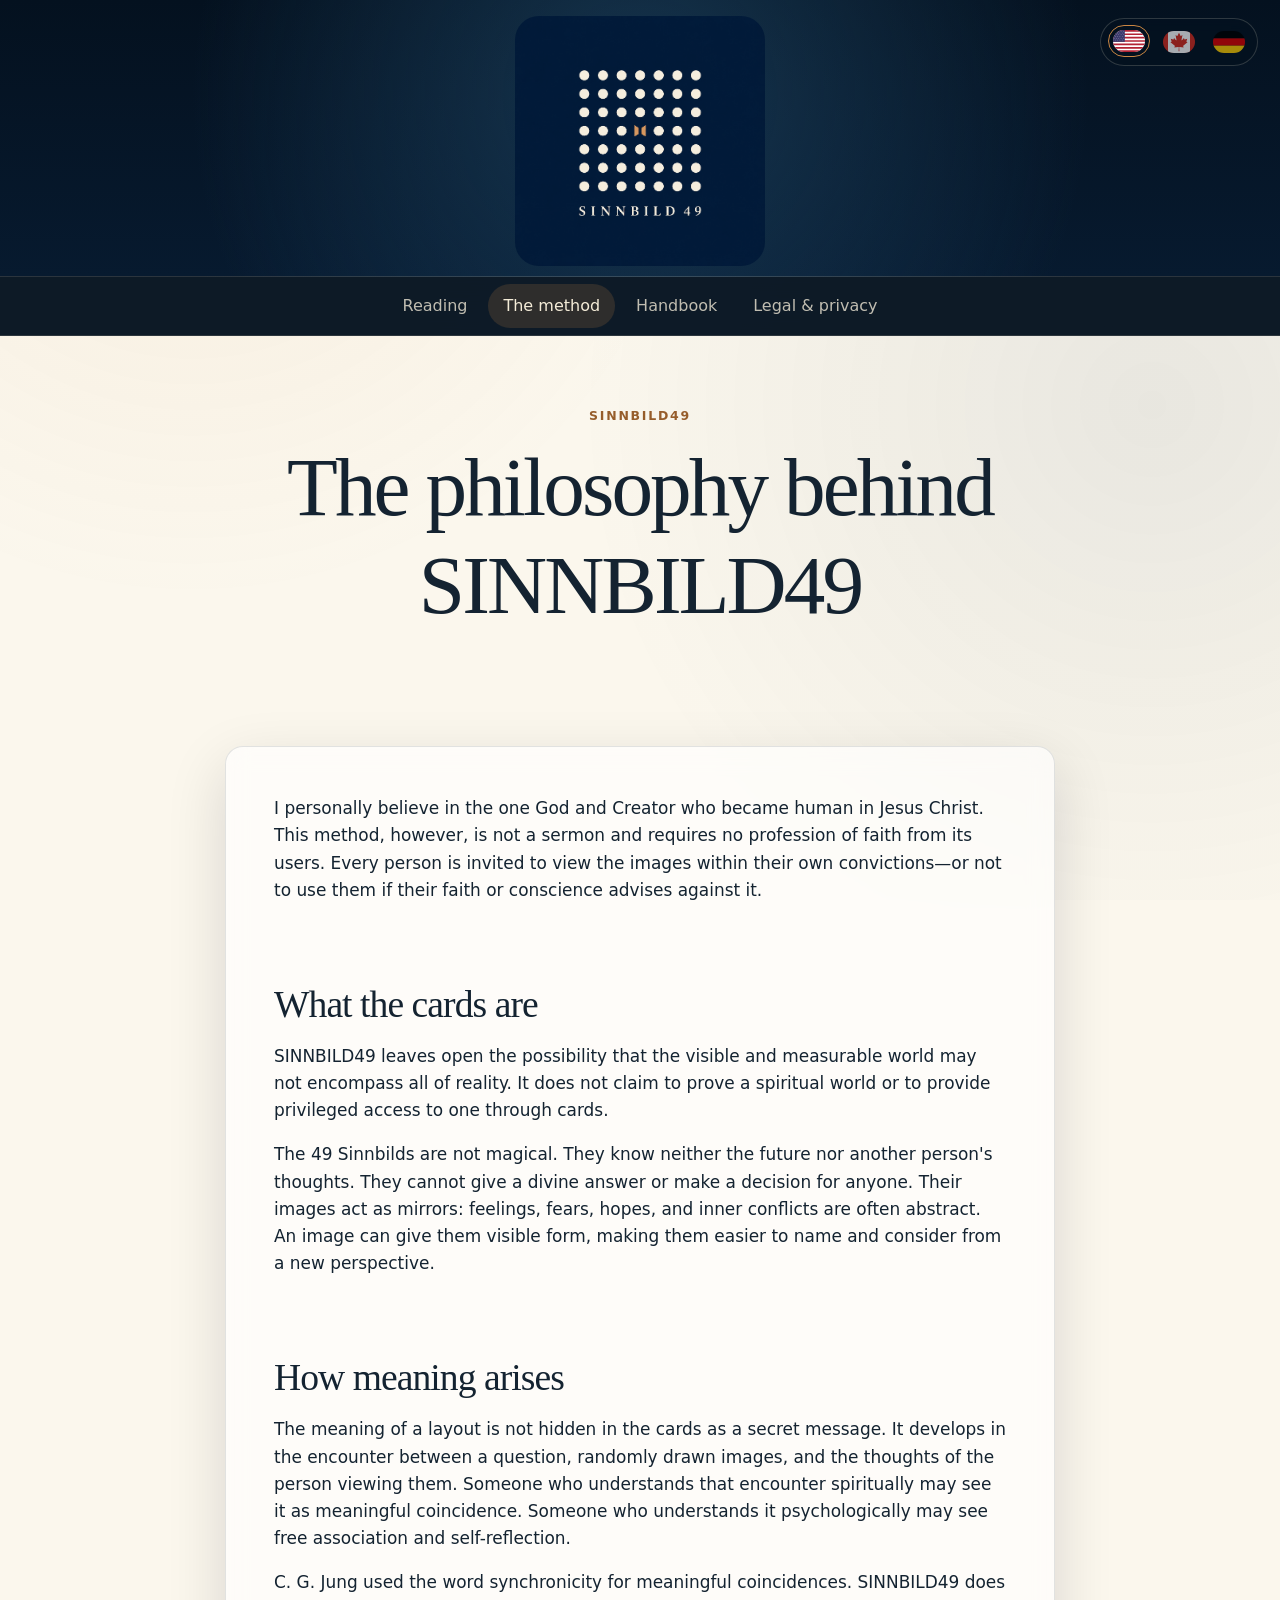
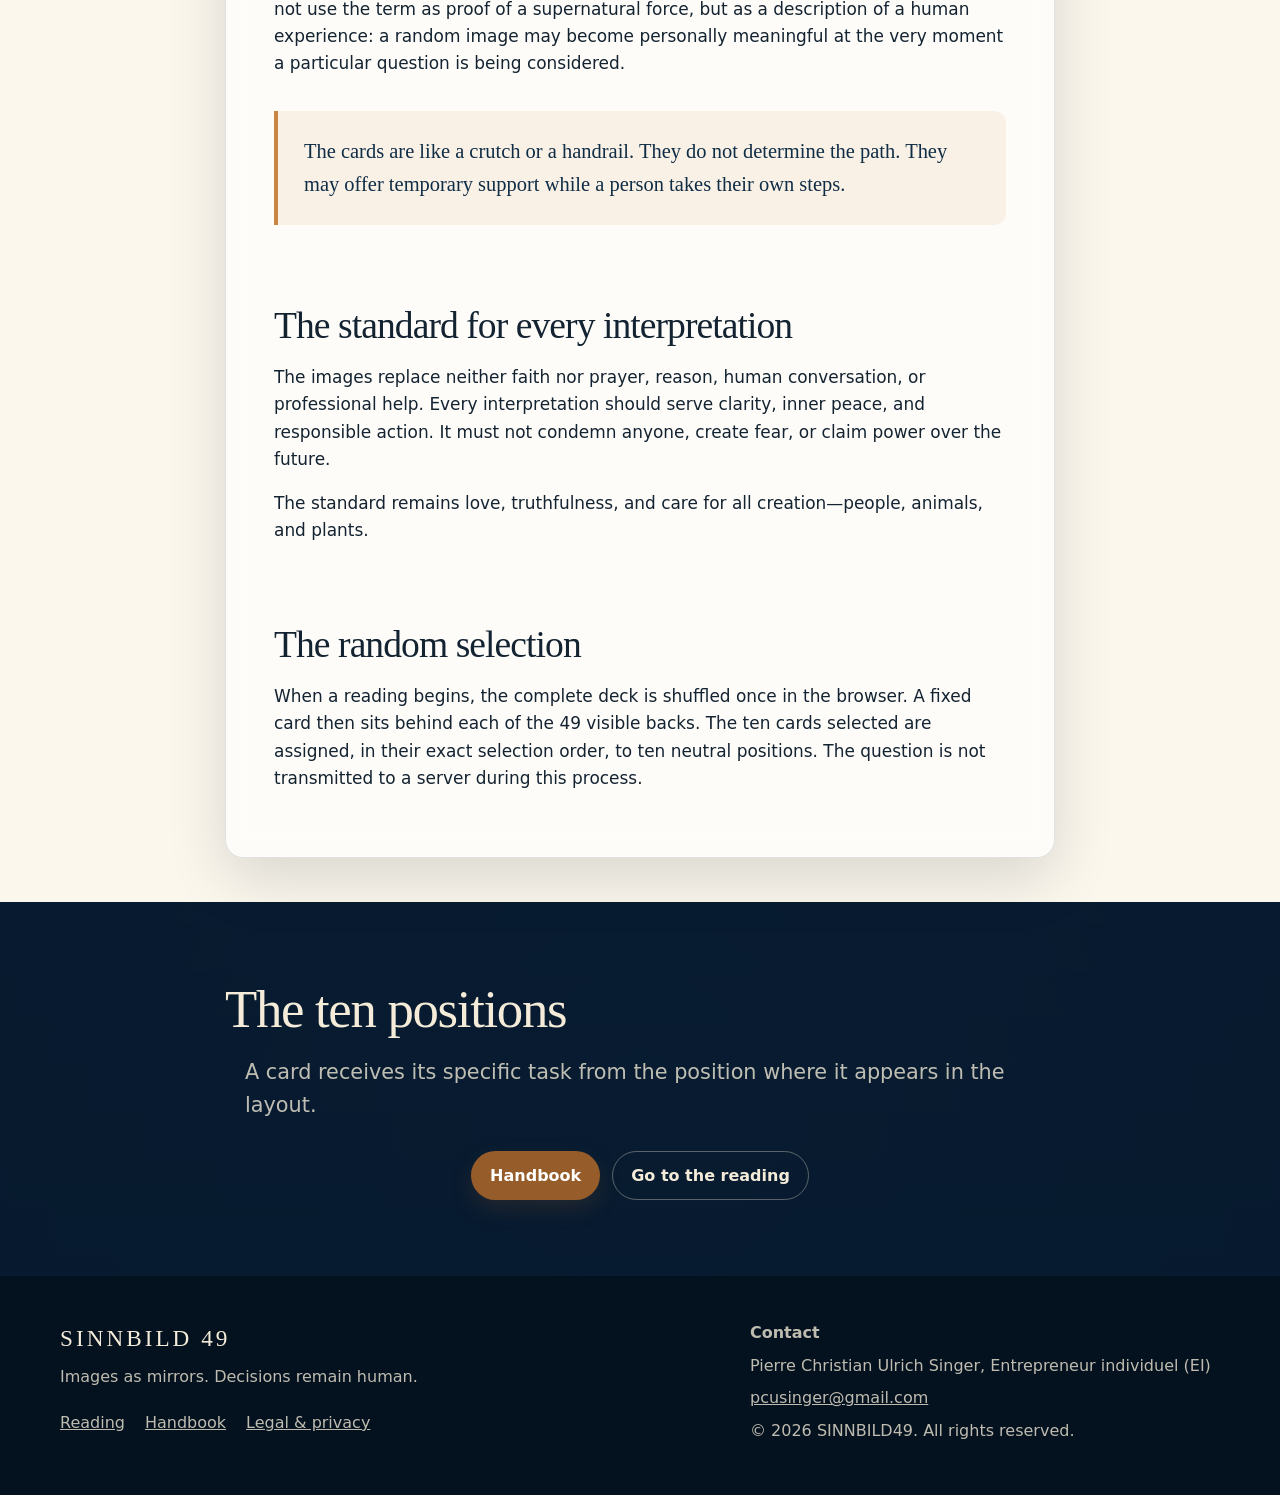
<file: method.html>
<!doctype html>
<html lang="en-US">
<head>
  <meta charset="utf-8">
  <meta name="viewport" content="width=device-width, initial-scale=1">
  <title>The method – SINNBILD49</title>
  <meta name="description" content="The philosophy behind SINNBILD49: images as tools for self-reflection, without fortune-telling or claims of magical truth.">
  <meta name="theme-color" content="#071a2f">
  <link rel="canonical" href="https://sinnbild49.com/method.html">
  <link rel="icon" href="assets/favicon.svg" type="image/svg+xml">
  <link rel="stylesheet" href="css/styles.css?v=20260923-1">
  <script defer src="js/config.js?v=20260923-1"></script>
  <script defer src="js/i18n.js?v=20260923-1"></script>
  <script defer src="js/site.js?v=20260923-1"></script>
</head>
<body>
  <a class="skip-link" href="#main" data-i18n="skip">Skip to content</a>
  <header class="masthead">
    <div class="brand-row">
      <a class="brand-link" href="index.html" aria-label="SINNBILD49 home"><img src="assets/logo/sinnbild49-logo.png" alt="SINNBILD49"></a>
      <div class="language-switcher" aria-label="Language / Sprache / Langue">
        <button class="language-button is-active" type="button" data-language="en" aria-label="English (United States)" aria-pressed="true"><img src="assets/flags/us.svg" alt=""></button>
        <button class="language-button" type="button" data-language="fr" aria-label="Français (Canada)" aria-pressed="false"><img src="assets/flags/ca.svg" alt=""></button>
        <button class="language-button" type="button" data-language="de" aria-label="Deutsch (Deutschland)" aria-pressed="false"><img src="assets/flags/de.svg" alt=""></button>
      </div>
    </div>
  </header>
  <div class="navigation-wrap">
    <div class="navigation-inner">
      <button class="menu-toggle" type="button" data-menu-toggle aria-expanded="false" aria-controls="main-navigation" data-i18n="menu">Menu</button>
      <nav class="navigation" id="main-navigation" data-navigation aria-label="Main navigation">
        <a href="index.html" data-i18n="navReading">Reading</a>
        <a href="method.html" aria-current="page" data-i18n="navMethod">The method</a>
        <a href="handbook.html" data-i18n="navHandbook">Handbook</a>
        <a href="legal.html" data-i18n="navLegal">Legal &amp; privacy</a>
      </nav>
    </div>
  </div>

  <main id="main">
    <section class="section page-intro">
      <div class="container container--narrow">
        <p class="eyebrow">SINNBILD49</p>
        <h1 data-i18n="methodPageTitle">The philosophy behind SINNBILD49</h1>
      </div>
    </section>

    <section class="section section--compact">
      <article class="container container--narrow content-card prose" data-lang-block="de" hidden>
        <p>Ich persönlich glaube an den einen Gott und Schöpfer, der in Jesus Christus Mensch geworden ist. Diese Methode ist jedoch keine Predigt und verlangt von ihren Nutzerinnen und Nutzern kein bestimmtes Glaubensbekenntnis. Jeder Mensch ist eingeladen, die Bilder innerhalb seiner eigenen Überzeugung zu betrachten – oder sie nicht zu benutzen, wenn sein Glaube oder Gewissen dagegen spricht.</p>

        <h2>Was die Karten sind</h2>
        <p>SINNBILD49 lässt die Möglichkeit offen, dass die sichtbare und messbare Welt nicht die gesamte Wirklichkeit umfasst. Die Methode behauptet jedoch weder, eine spirituelle Welt beweisen zu können, noch durch Karten einen besonderen Zugang zu ihr zu besitzen.</p>
        <p>Die 49 Karten sind nicht magisch. Sie kennen weder die Zukunft noch die Gedanken anderer Menschen. Sie können keine göttliche Antwort erteilen und keine Entscheidung abnehmen. Ihre Bilder dienen als Spiegel: Gefühle, Ängste, Hoffnungen und innere Konflikte sind häufig abstrakt. Ein Bild kann ihnen eine sichtbare Form geben und dadurch helfen, sie zu benennen und aus einer neuen Perspektive zu betrachten.</p>

        <h2>Wie Bedeutung entsteht</h2>
        <p>Welche Bedeutung aus einer Legung entsteht, liegt nicht als geheime Botschaft in den Karten verborgen. Sie entwickelt sich in der Begegnung zwischen einer Frage, den zufällig gezogenen Bildern und den Gedanken des betrachtenden Menschen. Wer diese Begegnung spirituell versteht, darf darin eine bedeutungsvolle Gleichzeitigkeit sehen. Wer sie psychologisch versteht, darf sie als freie Assoziation und Selbstreflexion betrachten.</p>
        <p>C. G. Jung bezeichnete bedeutungsvolle Zufälle als Synchronizität. In SINNBILD49 wird dieser Begriff nicht als Beweis einer übernatürlichen Kraft verwendet, sondern als Beschreibung einer menschlichen Erfahrung: Ein zufälliges Bild kann gerade im Augenblick einer bestimmten Frage persönlich bedeutsam werden.</p>

        <blockquote>Die Karten gleichen einer Krücke oder einem Geländer. Sie bestimmen den Weg nicht. Sie können lediglich vorübergehend Halt geben, während der Mensch seine eigenen Schritte macht.</blockquote>

        <h2>Der Maßstab jeder Deutung</h2>
        <p>Die Bilder ersetzen weder Glauben noch Gebet, Vernunft, zwischenmenschliche Gespräche oder fachliche Hilfe. Jede Deutung soll der Klarheit, dem inneren Frieden und einem verantwortungsvollen Handeln dienen. Sie darf keinen Menschen verurteilen, keine Angst erzeugen und keine Macht über die Zukunft beanspruchen.</p>
        <p>Maßstab bleiben Liebe, Wahrhaftigkeit und Wohltat gegenüber der gesamten Schöpfung – gegenüber Menschen, Tieren und Pflanzen.</p>

        <h2>Die zufällige Auswahl</h2>
        <p>Beim Start wird das vollständige Deck im Browser einmal zufällig gemischt. Danach liegt hinter jeder der 49 sichtbaren Rückseiten eine feste Karte. Die zehn angeklickten Karten werden in genau der gewählten Reihenfolge den zehn neutralen Positionen zugeordnet. Die Frage wird dabei nicht an einen Server übertragen.</p>
      </article>

      <article class="container container--narrow content-card prose" data-lang-block="en">
        <p>I personally believe in the one God and Creator who became human in Jesus Christ. This method, however, is not a sermon and requires no profession of faith from its users. Every person is invited to view the images within their own convictions—or not to use them if their faith or conscience advises against it.</p>

        <h2>What the cards are</h2>
        <p>SINNBILD49 leaves open the possibility that the visible and measurable world may not encompass all of reality. It does not claim to prove a spiritual world or to provide privileged access to one through cards.</p>
        <p>The 49 Sinnbilds are not magical. They know neither the future nor another person's thoughts. They cannot give a divine answer or make a decision for anyone. Their images act as mirrors: feelings, fears, hopes, and inner conflicts are often abstract. An image can give them visible form, making them easier to name and consider from a new perspective.</p>

        <h2>How meaning arises</h2>
        <p>The meaning of a layout is not hidden in the cards as a secret message. It develops in the encounter between a question, randomly drawn images, and the thoughts of the person viewing them. Someone who understands that encounter spiritually may see it as meaningful coincidence. Someone who understands it psychologically may see free association and self-reflection.</p>
        <p>C. G. Jung used the word synchronicity for meaningful coincidences. SINNBILD49 does not use the term as proof of a supernatural force, but as a description of a human experience: a random image may become personally meaningful at the very moment a particular question is being considered.</p>

        <blockquote>The cards are like a crutch or a handrail. They do not determine the path. They may offer temporary support while a person takes their own steps.</blockquote>

        <h2>The standard for every interpretation</h2>
        <p>The images replace neither faith nor prayer, reason, human conversation, or professional help. Every interpretation should serve clarity, inner peace, and responsible action. It must not condemn anyone, create fear, or claim power over the future.</p>
        <p>The standard remains love, truthfulness, and care for all creation—people, animals, and plants.</p>

        <h2>The random selection</h2>
        <p>When a reading begins, the complete deck is shuffled once in the browser. A fixed card then sits behind each of the 49 visible backs. The ten cards selected are assigned, in their exact selection order, to ten neutral positions. The question is not transmitted to a server during this process.</p>
      </article>

      <article class="container container--narrow content-card prose" data-lang-block="fr" hidden>
        <p>Je crois personnellement en l'unique Dieu et Créateur qui s'est fait homme en Jésus-Christ. Cette méthode n'est toutefois pas une prédication et n'exige aucune profession de foi de ses utilisatrices et utilisateurs. Chaque personne est invitée à regarder les images selon ses propres convictions — ou à ne pas les utiliser si sa foi ou sa conscience le lui déconseille.</p>

        <h2>Ce que sont les cartes</h2>
        <p>SINNBILD49 laisse ouverte la possibilité que le monde visible et mesurable ne constitue pas toute la réalité. La méthode ne prétend toutefois ni prouver l'existence d'un monde spirituel ni offrir, par les cartes, un accès privilégié à celui-ci.</p>
        <p>Les 49 Sinnbilds ne sont pas magiques. Ils ne connaissent ni l'avenir ni les pensées d'une autre personne. Ils ne peuvent fournir une réponse divine ni décider à la place de quelqu'un. Leurs images servent de miroirs : les sentiments, les peurs, les espoirs et les conflits intérieurs sont souvent abstraits. Une image peut leur donner une forme visible et aider à les nommer et à les regarder sous un angle nouveau.</p>

        <h2>Comment le sens se forme</h2>
        <p>Le sens d'une disposition n'est pas caché dans les cartes comme un message secret. Il se développe dans la rencontre entre une question, des images tirées au hasard et les pensées de la personne qui les regarde. Une personne qui comprend cette rencontre de façon spirituelle peut y voir une coïncidence porteuse de sens. Une personne qui la comprend de façon psychologique peut y voir une association libre et un exercice de réflexion personnelle.</p>
        <p>C. G. Jung a employé le terme synchronicité pour parler de coïncidences porteuses de sens. SINNBILD49 ne l'utilise pas comme preuve d'une force surnaturelle, mais comme description d'une expérience humaine : une image choisie au hasard peut devenir personnellement significative au moment précis où une question est posée.</p>

        <blockquote>Les cartes ressemblent à une béquille ou à une rampe. Elles ne déterminent pas le chemin. Elles peuvent offrir un appui temporaire pendant que la personne fait ses propres pas.</blockquote>

        <h2>Le critère de toute interprétation</h2>
        <p>Les images ne remplacent ni la foi ni la prière, ni la raison, les conversations humaines ou l'aide professionnelle. Toute interprétation devrait favoriser la clarté, la paix intérieure et une action responsable. Elle ne doit condamner personne, susciter la peur ni revendiquer un pouvoir sur l'avenir.</p>
        <p>Le critère demeure l'amour, la vérité et la bienveillance envers toute la création — les personnes, les animaux et les plantes.</p>

        <h2>La sélection aléatoire</h2>
        <p>Au début d'un tirage, le jeu complet est mélangé une seule fois dans le navigateur. Une carte fixe se trouve ensuite derrière chacun des 49 dos visibles. Les dix cartes choisies sont attribuées, dans l'ordre exact du choix, aux dix positions neutres. La question n'est pas transmise à un serveur pendant ce processus.</p>
      </article>
    </section>

    <section class="section section--navy">
      <div class="container container--narrow">
        <h2 data-i18n="positionsTitle">The ten positions</h2>
        <p class="lead" data-i18n="positionsIntro">A card receives its specific task from the position where it appears in the layout.</p>
        <div class="button-row" style="justify-content:center; margin-top:28px">
          <a class="button" href="handbook.html" data-i18n="navHandbook">Handbook</a>
          <a class="button button--secondary" href="index.html" data-i18n="backHome">Go to the reading</a>
        </div>
      </div>
    </section>
  </main>

  <footer class="site-footer">
    <div class="container footer-grid">
      <div>
        <p class="footer-mark">SINNBILD 49</p>
        <p data-i18n="footerClaim">Images as mirrors. Decisions remain human.</p>
        <div class="footer-links">
          <a href="index.html" data-i18n="navReading">Reading</a>
          <a href="handbook.html" data-i18n="navHandbook">Handbook</a>
          <a href="legal.html" data-i18n="navLegal">Legal &amp; privacy</a>
        </div>
      </div>
      <div>
        <p><strong data-i18n="footerContact">Contact</strong></p>
        <p data-owner>Pierre Christian Ulrich Singer, Entrepreneur individuel (EI)</p>
        <p><a data-email href="mailto:pcusinger@gmail.com">pcusinger@gmail.com</a></p>
        <p>© <span data-year>2026</span> SINNBILD49. <span data-i18n="footerRights">All rights reserved.</span></p>
      </div>
    </div>
  </footer>
</body>
</html>
</file>
<file: css/styles.css>
:root {
  --navy-950: #04111f;
  --navy-900: #071a2f;
  --navy-800: #102d46;
  --navy-700: #1c4260;
  --ivory: #f4ecd8;
  --paper: #fbf7ed;
  --paper-deep: #efe5d0;
  --copper: #c98643;
  --copper-dark: #965d2b;
  --ink: #142331;
  --muted: #5d6872;
  --line: rgba(20, 35, 49, 0.16);
  --danger: #a63737;
  --shadow: 0 20px 60px rgba(4, 17, 31, 0.14);
  --radius: 18px;
  --content: 1160px;
}

*,
*::before,
*::after {
  box-sizing: border-box;
}

html {
  scroll-behavior: smooth;
}

body {
  margin: 0;
  color: var(--ink);
  background: var(--paper);
  font-family: Inter, ui-sans-serif, system-ui, -apple-system, BlinkMacSystemFont, "Segoe UI", sans-serif;
  line-height: 1.6;
}

body::before {
  content: "";
  position: fixed;
  inset: 0;
  z-index: -1;
  pointer-events: none;
  background:
    radial-gradient(circle at 15% 10%, rgba(201, 134, 67, 0.08), transparent 32rem),
    radial-gradient(circle at 90% 45%, rgba(16, 45, 70, 0.08), transparent 36rem);
}

[hidden] {
  display: none !important;
}

img {
  display: block;
  max-width: 100%;
}

a {
  color: inherit;
}

button,
textarea,
select,
input {
  font: inherit;
}

button,
a {
  -webkit-tap-highlight-color: transparent;
}

:focus-visible {
  outline: 3px solid #f0a65a;
  outline-offset: 4px;
}

.skip-link {
  position: fixed;
  top: 8px;
  left: 8px;
  z-index: 100;
  padding: 10px 14px;
  color: var(--navy-950);
  background: var(--ivory);
  border-radius: 8px;
  transform: translateY(-150%);
}

.skip-link:focus {
  transform: translateY(0);
}

.masthead {
  position: relative;
  color: var(--ivory);
  background:
    radial-gradient(circle at 50% 35%, rgba(28, 66, 96, 0.72), transparent 28rem),
    linear-gradient(180deg, var(--navy-950), var(--navy-900));
  border-bottom: 1px solid rgba(244, 236, 216, 0.16);
}

.brand-row {
  position: relative;
  display: grid;
  place-items: center;
  min-height: 270px;
  padding: 16px 24px 10px;
}

.brand-link {
  display: block;
  width: min(250px, 60vw);
  border-radius: 24px;
}

.brand-link img {
  width: 100%;
  height: auto;
  border-radius: 24px;
}

.language-switcher {
  position: absolute;
  top: 18px;
  right: 22px;
  display: flex;
  gap: 8px;
  padding: 7px;
  background: rgba(4, 17, 31, 0.72);
  border: 1px solid rgba(244, 236, 216, 0.18);
  border-radius: 999px;
  backdrop-filter: blur(10px);
}

.language-button {
  width: 42px;
  height: 32px;
  padding: 4px;
  cursor: pointer;
  background: transparent;
  border: 1px solid transparent;
  border-radius: 999px;
  opacity: 0.65;
  transition: opacity 160ms ease, border-color 160ms ease, transform 160ms ease;
}

.language-button:hover,
.language-button.is-active {
  opacity: 1;
  border-color: var(--copper);
  transform: translateY(-1px);
}

.language-button img {
  width: 100%;
  height: 100%;
  object-fit: cover;
  border-radius: 999px;
}

.navigation-wrap {
  position: sticky;
  top: 0;
  z-index: 50;
  color: var(--ivory);
  background: rgba(4, 17, 31, 0.96);
  border-bottom: 1px solid rgba(244, 236, 216, 0.13);
  backdrop-filter: blur(12px);
}

.navigation-inner {
  display: flex;
  align-items: center;
  justify-content: center;
  max-width: var(--content);
  min-height: 58px;
  margin: 0 auto;
  padding: 0 22px;
}

.navigation {
  display: flex;
  align-items: center;
  justify-content: center;
  gap: 6px;
}

.navigation a {
  padding: 9px 15px;
  color: rgba(244, 236, 216, 0.78);
  text-decoration: none;
  border-radius: 999px;
  transition: color 160ms ease, background 160ms ease;
}

.navigation a:hover,
.navigation a[aria-current="page"] {
  color: var(--ivory);
  background: rgba(201, 134, 67, 0.18);
}

.menu-toggle {
  display: none;
  margin-left: auto;
  padding: 8px 12px;
  color: var(--ivory);
  cursor: pointer;
  background: transparent;
  border: 1px solid rgba(244, 236, 216, 0.22);
  border-radius: 10px;
}

main {
  min-height: 55vh;
}

.section {
  padding: 76px 22px;
}

.section--compact {
  padding-top: 44px;
  padding-bottom: 44px;
}

.section--navy {
  color: var(--ivory);
  background:
    linear-gradient(rgba(7, 26, 47, 0.95), rgba(7, 26, 47, 0.98)),
    radial-gradient(circle at center, var(--navy-700), var(--navy-950));
}

.section--paper-deep {
  background: var(--paper-deep);
}

.container {
  width: min(100%, var(--content));
  margin: 0 auto;
}

.container--narrow {
  width: min(100%, 830px);
}

.hero {
  padding-top: 92px;
  padding-bottom: 88px;
  text-align: center;
}

.eyebrow {
  margin: 0 0 12px;
  color: var(--copper-dark);
  font-size: 0.78rem;
  font-weight: 800;
  letter-spacing: 0.14em;
  text-transform: uppercase;
}

.section--navy .eyebrow {
  color: #eda85f;
}

h1,
h2,
h3,
h4,
p {
  margin-top: 0;
}

h1,
h2,
h3 {
  font-family: Georgia, "Times New Roman", serif;
  line-height: 1.18;
}

h1 {
  max-width: 820px;
  margin-right: auto;
  margin-bottom: 20px;
  margin-left: auto;
  font-size: clamp(2.6rem, 7vw, 5.2rem);
  font-weight: 500;
  letter-spacing: -0.035em;
}

h2 {
  margin-bottom: 16px;
  font-size: clamp(2rem, 4.2vw, 3.3rem);
  font-weight: 500;
  letter-spacing: -0.025em;
}

h3 {
  font-size: 1.32rem;
}

.lead {
  max-width: 790px;
  margin-right: auto;
  margin-bottom: 0;
  margin-left: auto;
  color: var(--muted);
  font-size: clamp(1.05rem, 2vw, 1.3rem);
}

.section--navy .lead {
  color: rgba(244, 236, 216, 0.78);
}

.question-card,
.content-card,
.code-panel,
.ai-panel {
  padding: clamp(24px, 5vw, 48px);
  background: rgba(255, 255, 255, 0.64);
  border: 1px solid rgba(20, 35, 49, 0.12);
  border-radius: var(--radius);
  box-shadow: var(--shadow);
  backdrop-filter: blur(12px);
}

.form-label {
  display: block;
  margin-bottom: 10px;
  font-weight: 800;
}

.question-input {
  width: 100%;
  min-height: 145px;
  padding: 16px 18px;
  color: var(--ink);
  resize: vertical;
  background: #fffef9;
  border: 1px solid rgba(20, 35, 49, 0.24);
  border-radius: 12px;
}

.question-input:focus {
  border-color: var(--copper-dark);
  box-shadow: 0 0 0 4px rgba(201, 134, 67, 0.15);
  outline: none;
}

.hint {
  margin: 10px 0 18px;
  color: var(--muted);
  font-size: 0.9rem;
}

.check-row {
  display: flex;
  gap: 11px;
  align-items: flex-start;
  margin: 20px 0;
}

.check-row input {
  flex: 0 0 auto;
  width: 20px;
  height: 20px;
  margin-top: 3px;
  accent-color: var(--copper-dark);
}

.button-row {
  display: flex;
  flex-wrap: wrap;
  gap: 12px;
  align-items: center;
}

.button {
  display: inline-flex;
  min-height: 46px;
  padding: 11px 18px;
  align-items: center;
  justify-content: center;
  color: #fff;
  font-weight: 800;
  text-decoration: none;
  cursor: pointer;
  background: var(--copper-dark);
  border: 1px solid transparent;
  border-radius: 999px;
  box-shadow: 0 9px 22px rgba(150, 93, 43, 0.18);
  transition: transform 160ms ease, background 160ms ease, box-shadow 160ms ease;
}

.button:hover:not(:disabled):not(.is-disabled) {
  background: #7d4922;
  box-shadow: 0 12px 28px rgba(150, 93, 43, 0.25);
  transform: translateY(-2px);
}

.button--secondary {
  color: var(--navy-900);
  background: transparent;
  border-color: rgba(7, 26, 47, 0.32);
  box-shadow: none;
}

.section--navy .button--secondary {
  color: var(--ivory);
  border-color: rgba(244, 236, 216, 0.35);
}

.button--secondary:hover:not(:disabled) {
  color: var(--navy-950);
  background: var(--ivory);
}

.button:disabled,
.button.is-disabled {
  cursor: not-allowed;
  opacity: 0.52;
  box-shadow: none;
}

.form-message {
  min-height: 1.5em;
  margin-top: 12px;
  margin-bottom: 0;
  color: var(--muted);
}

.form-message.is-error {
  color: var(--danger);
  font-weight: 700;
}

.draw-heading {
  display: grid;
  grid-template-columns: 1fr auto;
  gap: 22px;
  align-items: end;
  margin-bottom: 26px;
}

.selection-counter {
  min-width: 120px;
  padding: 11px 16px;
  text-align: center;
  background: rgba(244, 236, 216, 0.08);
  border: 1px solid rgba(244, 236, 216, 0.19);
  border-radius: 12px;
}

.selection-counter span:first-child {
  display: block;
  color: rgba(244, 236, 216, 0.62);
  font-size: 0.73rem;
  font-weight: 800;
  letter-spacing: 0.08em;
  text-transform: uppercase;
}

#selection-count {
  display: block;
  margin-top: 2px;
  color: var(--ivory);
  font-family: Georgia, "Times New Roman", serif;
  font-size: 1.45rem;
}

.card-grid {
  display: grid;
  grid-template-columns: repeat(7, minmax(0, 1fr));
  gap: clamp(4px, 0.9vw, 10px);
  width: min(100%, 760px);
  margin: 0 auto 26px;
}

.deck-card {
  position: relative;
  aspect-ratio: 76 / 127;
  padding: 0;
  cursor: pointer;
  background: transparent;
  border: 0;
  border-radius: clamp(3px, 0.8vw, 9px);
  perspective: 900px;
}

.deck-card:disabled:not(.is-selected) {
  cursor: default;
  opacity: 0.42;
}

.deck-card__inner {
  position: absolute;
  inset: 0;
  display: block;
  transition: transform 520ms cubic-bezier(0.2, 0.72, 0.2, 1);
  transform-style: preserve-3d;
}

.deck-card.is-selected .deck-card__inner {
  transform: rotateY(180deg);
}

.deck-card__face {
  position: absolute;
  inset: 0;
  display: block;
  overflow: hidden;
  background: var(--navy-950);
  border: 1px solid rgba(244, 236, 216, 0.28);
  border-radius: inherit;
  box-shadow: 0 6px 14px rgba(0, 0, 0, 0.24);
  backface-visibility: hidden;
}

.deck-card__front {
  transform: rotateY(180deg);
}

.deck-card__face img {
  width: 100%;
  height: 100%;
  object-fit: cover;
}

.deck-card__order {
  position: absolute;
  top: 4px;
  right: 4px;
  z-index: 3;
  display: grid;
  width: clamp(17px, 2.5vw, 25px);
  height: clamp(17px, 2.5vw, 25px);
  place-items: center;
  color: var(--navy-950);
  font-size: clamp(0.6rem, 1.25vw, 0.82rem);
  font-weight: 900;
  background: var(--copper);
  border-radius: 50%;
  opacity: 0;
  transform: scale(0.6);
  transition: opacity 180ms ease 300ms, transform 180ms ease 300ms;
}

.deck-card.is-selected .deck-card__order {
  opacity: 1;
  transform: scale(1);
}

.draw-actions {
  justify-content: center;
}

.reading-layout {
  display: grid;
  grid-template-columns: repeat(5, minmax(0, 1fr));
  gap: clamp(10px, 2vw, 22px);
  margin: 38px 0 56px;
}

.layout-card {
  min-width: 0;
  margin: 0;
}

.layout-card img {
  width: 100%;
  height: auto;
  border: 1px solid rgba(20, 35, 49, 0.16);
  border-radius: 9px;
  box-shadow: 0 12px 28px rgba(4, 17, 31, 0.16);
}

.layout-card figcaption {
  display: grid;
  grid-template-columns: 28px 1fr;
  gap: 8px;
  align-items: start;
  margin-top: 10px;
  font-size: 0.85rem;
  line-height: 1.25;
}

.layout-card figcaption span {
  display: grid;
  width: 27px;
  height: 27px;
  place-items: center;
  color: var(--ivory);
  font-weight: 900;
  background: var(--navy-900);
  border-radius: 50%;
}

.layout-card figcaption strong {
  padding-top: 4px;
}

.code-panel {
  box-shadow: none;
}

.request-block {
  width: 100%;
  min-height: 205px;
  margin: 10px 0 18px;
  padding: 16px;
  color: var(--ivory);
  resize: vertical;
  background: var(--navy-900);
  border: 1px solid var(--navy-700);
  border-radius: 12px;
  font-family: ui-monospace, SFMono-Regular, Menlo, Consolas, monospace;
  line-height: 1.5;
}

.feature-grid {
  display: grid;
  grid-template-columns: minmax(0, 1fr);
  gap: 24px;
  max-width: 780px;
}

.feature-card {
  padding: 30px;
  background: rgba(255, 255, 255, 0.55);
  border: 1px solid var(--line);
  border-radius: var(--radius);
}

.feature-card h3 {
  margin-bottom: 10px;
}

.feature-card p:last-child {
  margin-bottom: 0;
}

.page-intro {
  padding-top: 70px;
  padding-bottom: 48px;
  text-align: center;
}

.prose {
  font-size: 1.06rem;
}

.prose h2 {
  margin-top: 2.1em;
  font-size: clamp(1.65rem, 3vw, 2.35rem);
}

.prose h3 {
  margin-top: 1.7em;
}

.prose blockquote {
  margin: 34px 0;
  padding: 24px 26px;
  color: var(--navy-800);
  background: rgba(201, 134, 67, 0.1);
  border-left: 4px solid var(--copper);
  border-radius: 0 12px 12px 0;
  font-family: Georgia, "Times New Roman", serif;
  font-size: 1.28rem;
}

.positions-list {
  display: grid;
  grid-template-columns: repeat(2, minmax(0, 1fr));
  gap: 14px;
  margin-top: 30px;
}

.position-card {
  display: grid;
  grid-template-columns: 46px 1fr;
  gap: 14px;
  padding: 20px;
  background: rgba(255, 255, 255, 0.57);
  border: 1px solid var(--line);
  border-radius: 14px;
}

.position-card__number {
  display: grid;
  width: 42px;
  height: 42px;
  place-items: center;
  color: var(--ivory);
  font-weight: 900;
  background: var(--navy-900);
  border-radius: 50%;
}

.position-card h3 {
  margin-bottom: 5px;
  font-size: 1.08rem;
}

.position-card p {
  margin-bottom: 0;
  color: var(--muted);
  font-size: 0.92rem;
}

.catalog-toolbar {
  display: flex;
  gap: 16px;
  align-items: center;
  justify-content: space-between;
  margin: 0 0 26px;
  padding: 18px 20px;
  background: rgba(255, 255, 255, 0.56);
  border: 1px solid var(--line);
  border-radius: 14px;
}

.catalog-toolbar label {
  font-weight: 800;
}

.catalog-toolbar select {
  min-width: min(100%, 310px);
  padding: 10px 38px 10px 12px;
  color: var(--ink);
  background: #fffef9;
  border: 1px solid rgba(20, 35, 49, 0.24);
  border-radius: 10px;
}

.handbook-cards {
  display: grid;
  grid-template-columns: repeat(2, minmax(0, 1fr));
  gap: 22px;
}

.handbook-card {
  display: grid;
  grid-template-columns: 124px 1fr;
  overflow: hidden;
  background: rgba(255, 255, 255, 0.64);
  border: 1px solid var(--line);
  border-radius: 16px;
  box-shadow: 0 10px 30px rgba(4, 17, 31, 0.08);
}

.handbook-card > img {
  width: 100%;
  height: 100%;
  min-height: 300px;
  object-fit: cover;
}

.handbook-card__body {
  padding: 20px;
}

.handbook-card__field {
  margin-bottom: 6px;
  color: var(--copper-dark);
  font-size: 0.7rem;
  font-weight: 900;
  letter-spacing: 0.08em;
  text-transform: uppercase;
}

.handbook-card h3 {
  margin-bottom: 16px;
  font-size: 1.2rem;
}

.handbook-card h3 span {
  margin-right: 9px;
  color: var(--copper-dark);
  font-family: ui-monospace, SFMono-Regular, Menlo, Consolas, monospace;
  font-size: 0.82rem;
}

.handbook-card h4 {
  margin: 15px 0 4px;
  font-size: 0.75rem;
  letter-spacing: 0.06em;
  text-transform: uppercase;
}

.handbook-card p {
  margin-bottom: 0;
  color: var(--muted);
  font-size: 0.9rem;
}

.handbook-card__question {
  color: var(--navy-800) !important;
  font-style: italic;
}

.ai-panel {
  color: var(--ivory);
  background: var(--navy-900);
  border-color: var(--navy-700);
}

.ai-panel p {
  color: rgba(244, 236, 216, 0.76);
}

.legal-grid {
  display: grid;
  grid-template-columns: minmax(0, 1fr) minmax(0, 1fr);
  gap: 24px;
}

.legal-card {
  padding: 28px;
  background: rgba(255, 255, 255, 0.58);
  border: 1px solid var(--line);
  border-radius: 16px;
}

.legal-card h2 {
  font-size: 1.65rem;
}

.site-footer {
  padding: 44px 22px;
  color: rgba(244, 236, 216, 0.78);
  background: var(--navy-950);
}

.footer-grid {
  display: grid;
  grid-template-columns: 1.4fr 1fr;
  gap: 32px;
  align-items: start;
}

.footer-mark {
  margin: 0 0 10px;
  color: var(--ivory);
  font-family: Georgia, "Times New Roman", serif;
  font-size: 1.45rem;
  letter-spacing: 0.13em;
}

.footer-grid p {
  margin-bottom: 7px;
}

.footer-links {
  display: flex;
  flex-wrap: wrap;
  gap: 12px 20px;
  margin-top: 20px;
}

.footer-links a:hover {
  color: var(--ivory);
}

.toast {
  position: fixed;
  right: 18px;
  bottom: 18px;
  z-index: 100;
  max-width: min(420px, calc(100vw - 36px));
  padding: 13px 18px;
  color: var(--navy-950);
  font-weight: 800;
  pointer-events: none;
  background: var(--ivory);
  border: 1px solid var(--copper);
  border-radius: 999px;
  box-shadow: var(--shadow);
  opacity: 0;
  transform: translateY(18px);
  transition: opacity 180ms ease, transform 180ms ease;
}

.toast.is-visible {
  opacity: 1;
  transform: translateY(0);
}

@media (max-width: 900px) {
  .reading-layout {
    grid-template-columns: repeat(3, minmax(0, 1fr));
  }

  .handbook-cards {
    grid-template-columns: 1fr;
  }
}

@media (max-width: 720px) {
  .brand-row {
    min-height: 220px;
    padding-top: 52px;
  }

  .brand-link {
    width: min(190px, 58vw);
  }

  .language-switcher {
    top: 12px;
    right: 12px;
  }

  .navigation-inner {
    min-height: 54px;
  }

  .menu-toggle {
    display: block;
  }

  .navigation {
    position: absolute;
    top: 54px;
    right: 12px;
    left: 12px;
    display: none;
    padding: 12px;
    flex-direction: column;
    align-items: stretch;
    background: var(--navy-950);
    border: 1px solid rgba(244, 236, 216, 0.16);
    border-radius: 14px;
    box-shadow: var(--shadow);
  }

  .navigation.is-open {
    display: flex;
  }

  .navigation a {
    text-align: center;
  }

  .section {
    padding: 56px 16px;
  }

  .hero {
    padding-top: 65px;
    padding-bottom: 62px;
  }

  .draw-heading {
    grid-template-columns: 1fr;
    align-items: start;
  }

  .selection-counter {
    justify-self: start;
  }

  .feature-grid,
  .positions-list,
  .legal-grid,
  .footer-grid {
    grid-template-columns: 1fr;
  }

  .reading-layout {
    grid-template-columns: repeat(2, minmax(0, 1fr));
  }

  .catalog-toolbar {
    align-items: stretch;
    flex-direction: column;
  }

  .catalog-toolbar select {
    width: 100%;
  }
}

@media (max-width: 470px) {
  .card-grid {
    gap: 3px;
  }

  .deck-card__face {
    border-radius: 3px;
  }

  .question-card,
  .content-card,
  .code-panel,
  .ai-panel {
    padding: 22px 18px;
  }

  .button-row .button {
    width: 100%;
  }

  .handbook-card {
    grid-template-columns: 94px 1fr;
  }

  .handbook-card > img {
    min-height: 270px;
  }

  .handbook-card__body {
    padding: 16px 14px;
  }
}

@media (prefers-reduced-motion: reduce) {
  *,
  *::before,
  *::after {
    scroll-behavior: auto !important;
    transition-duration: 0.01ms !important;
    animation-duration: 0.01ms !important;
    animation-iteration-count: 1 !important;
  }
}
</file>
